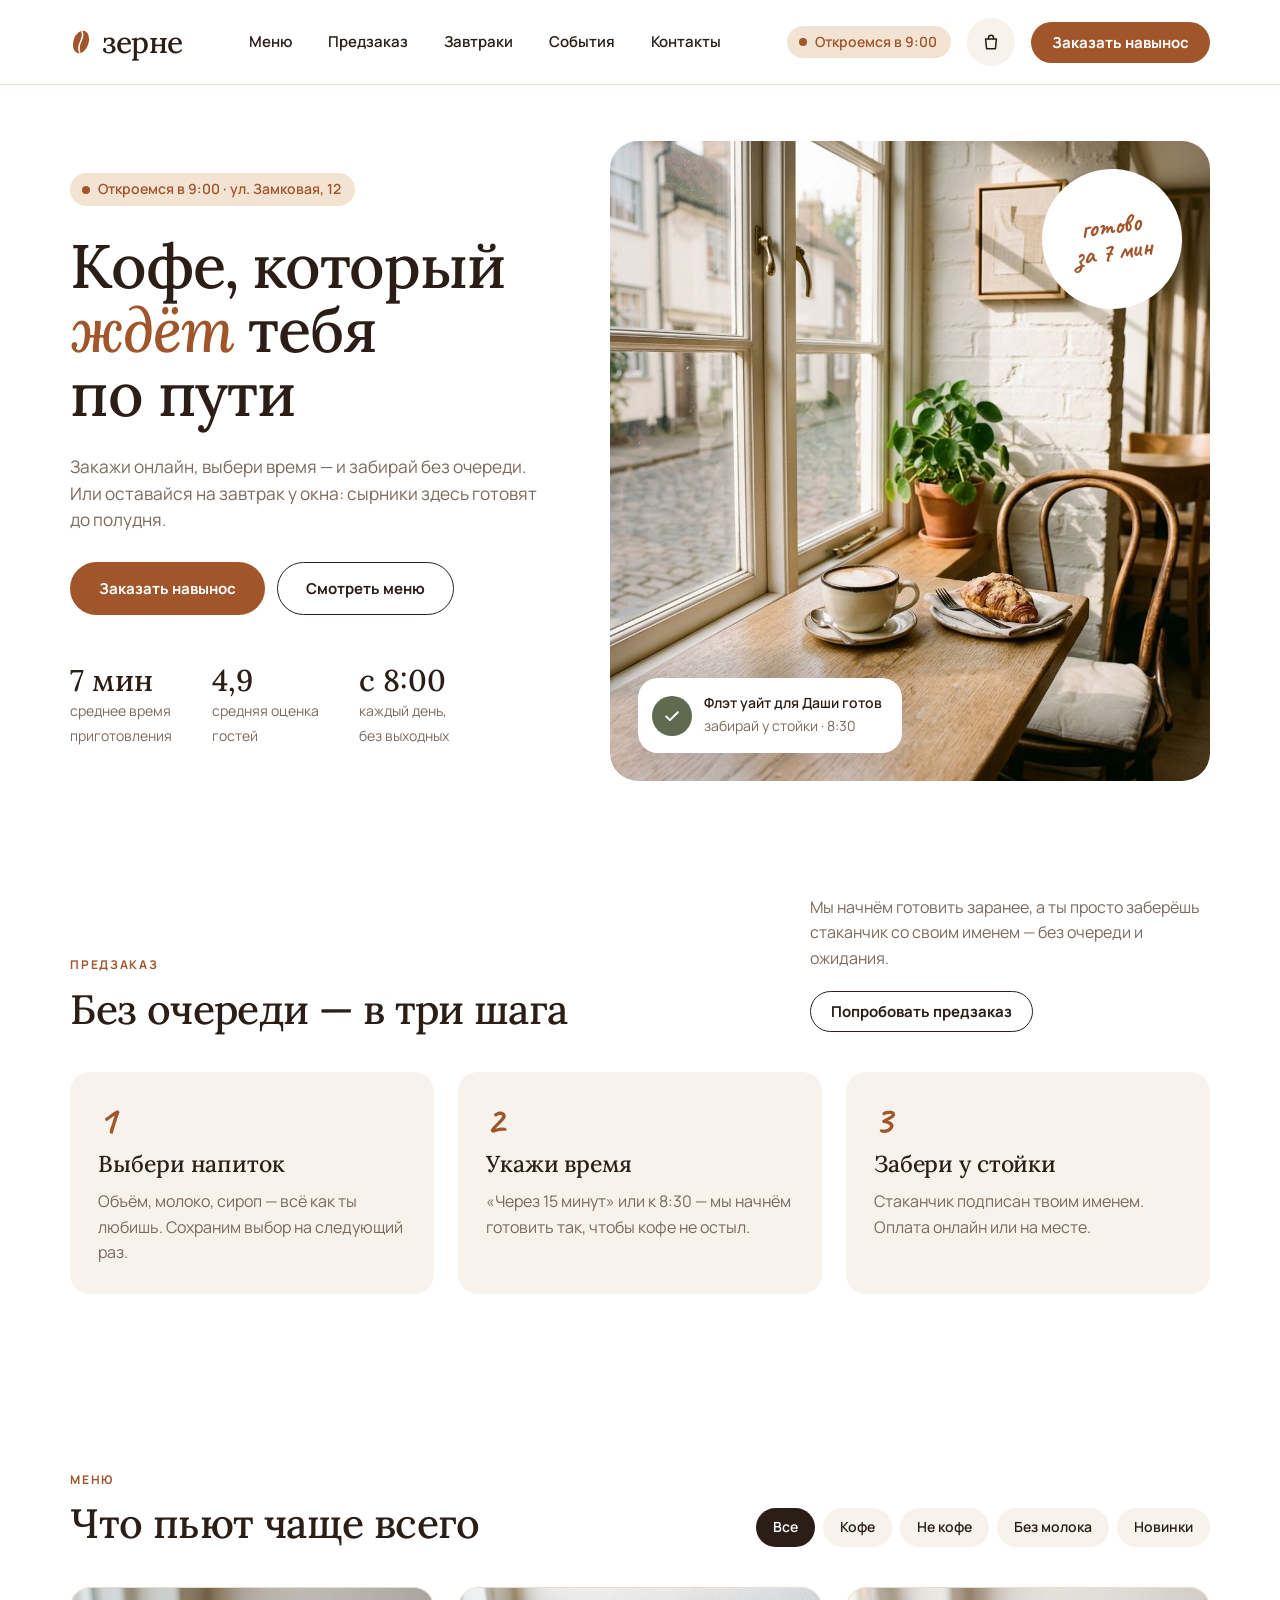
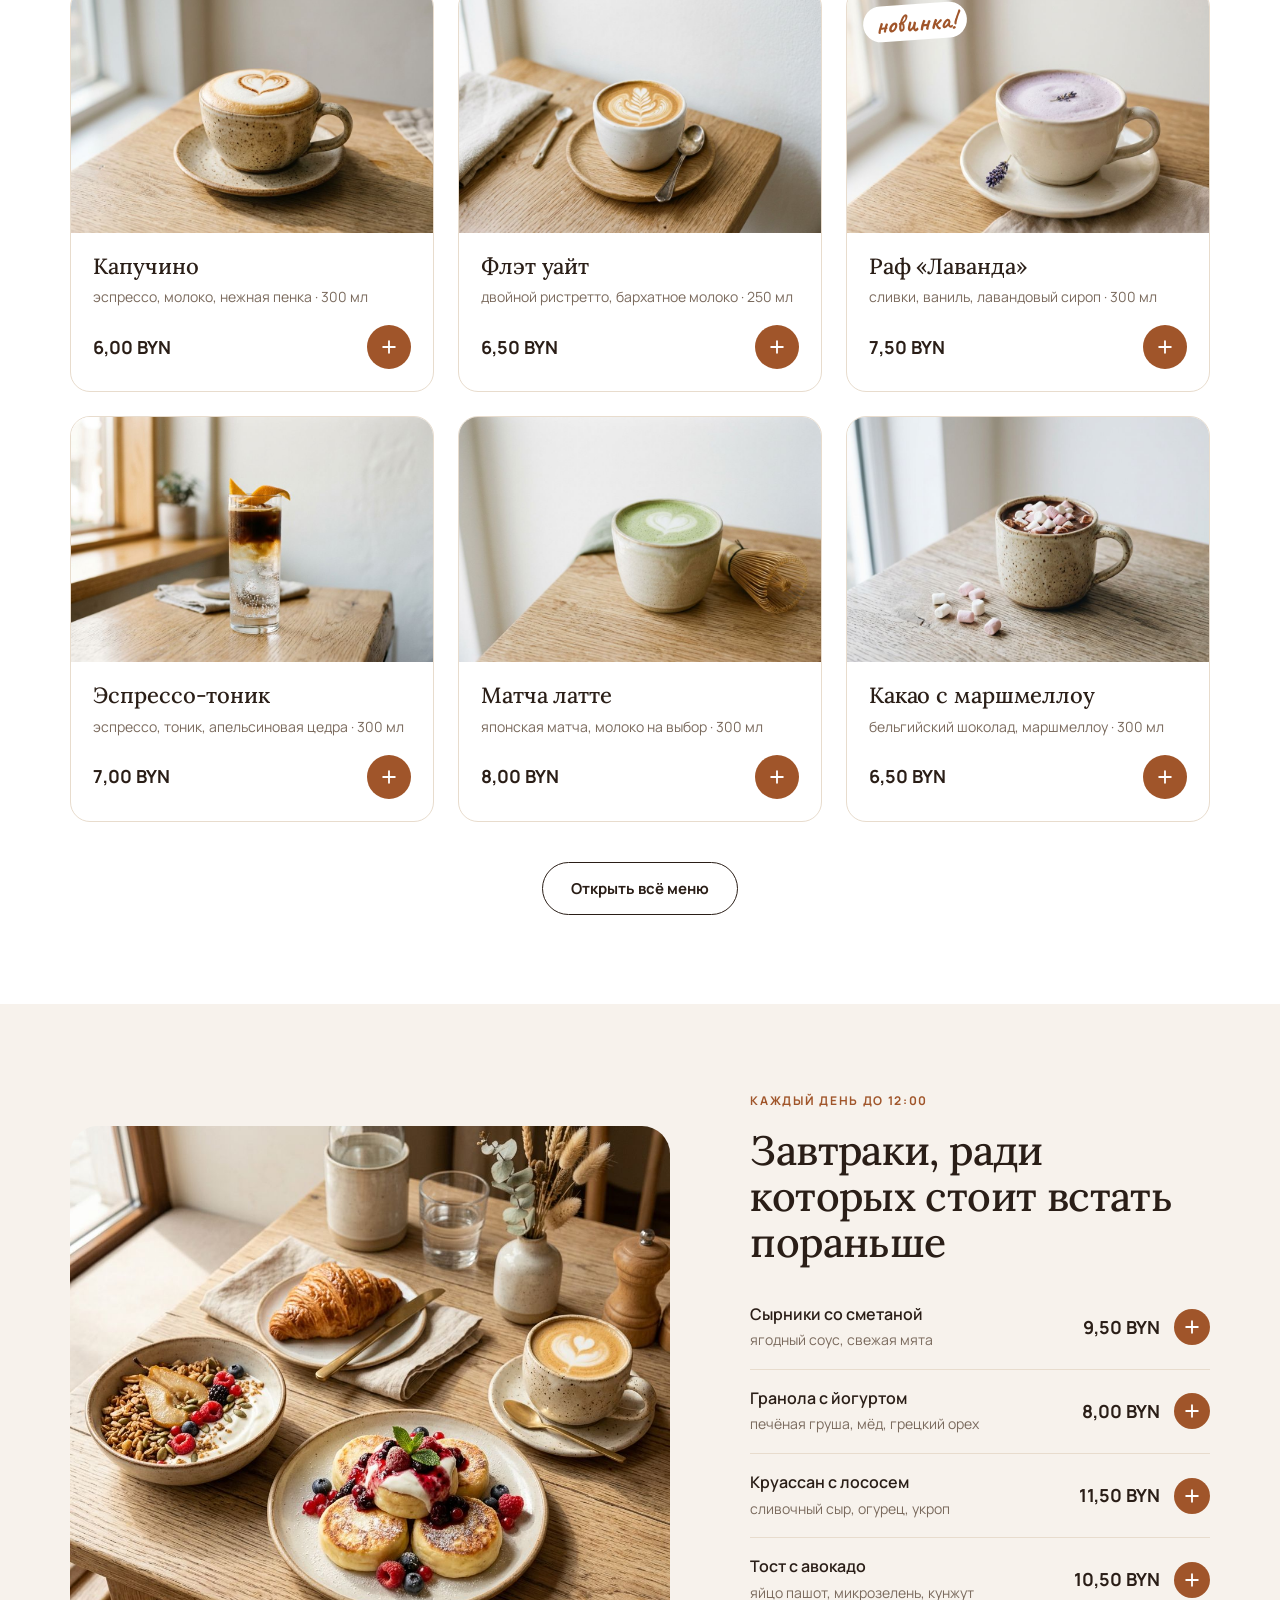
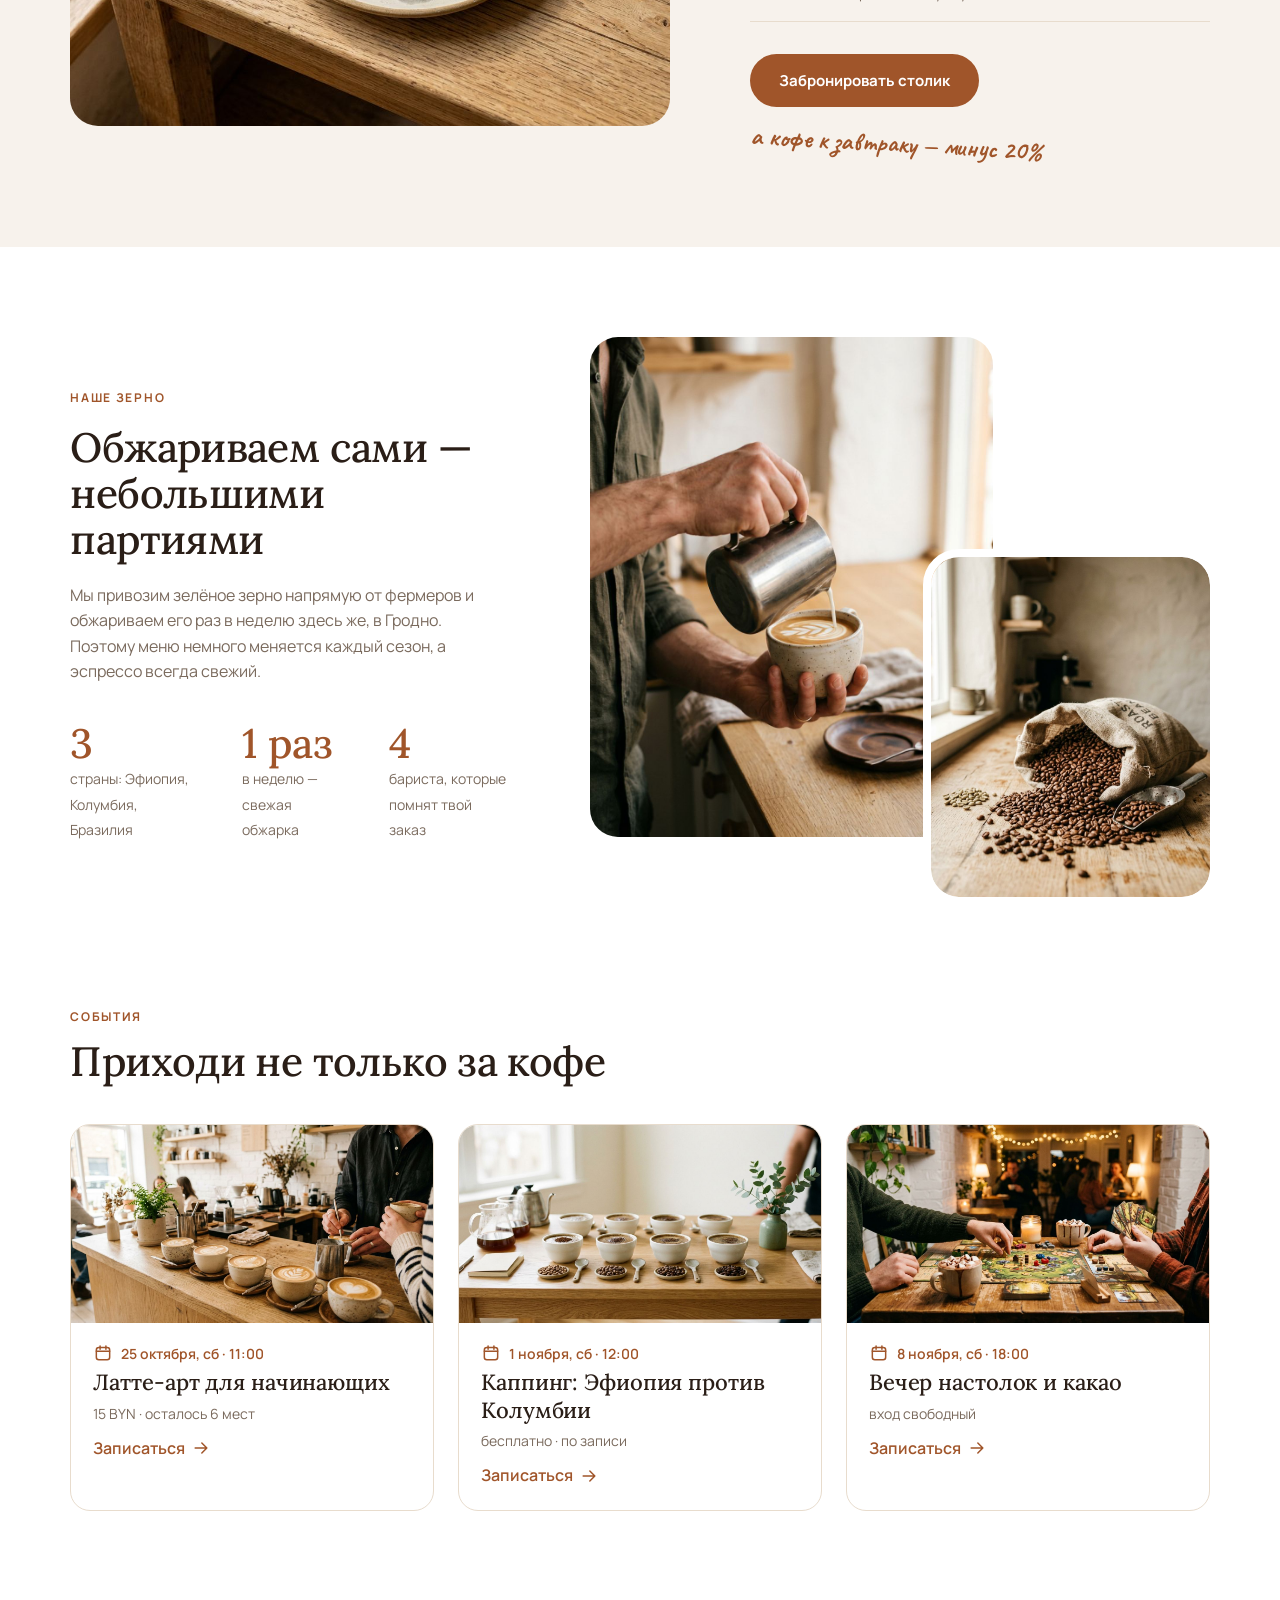
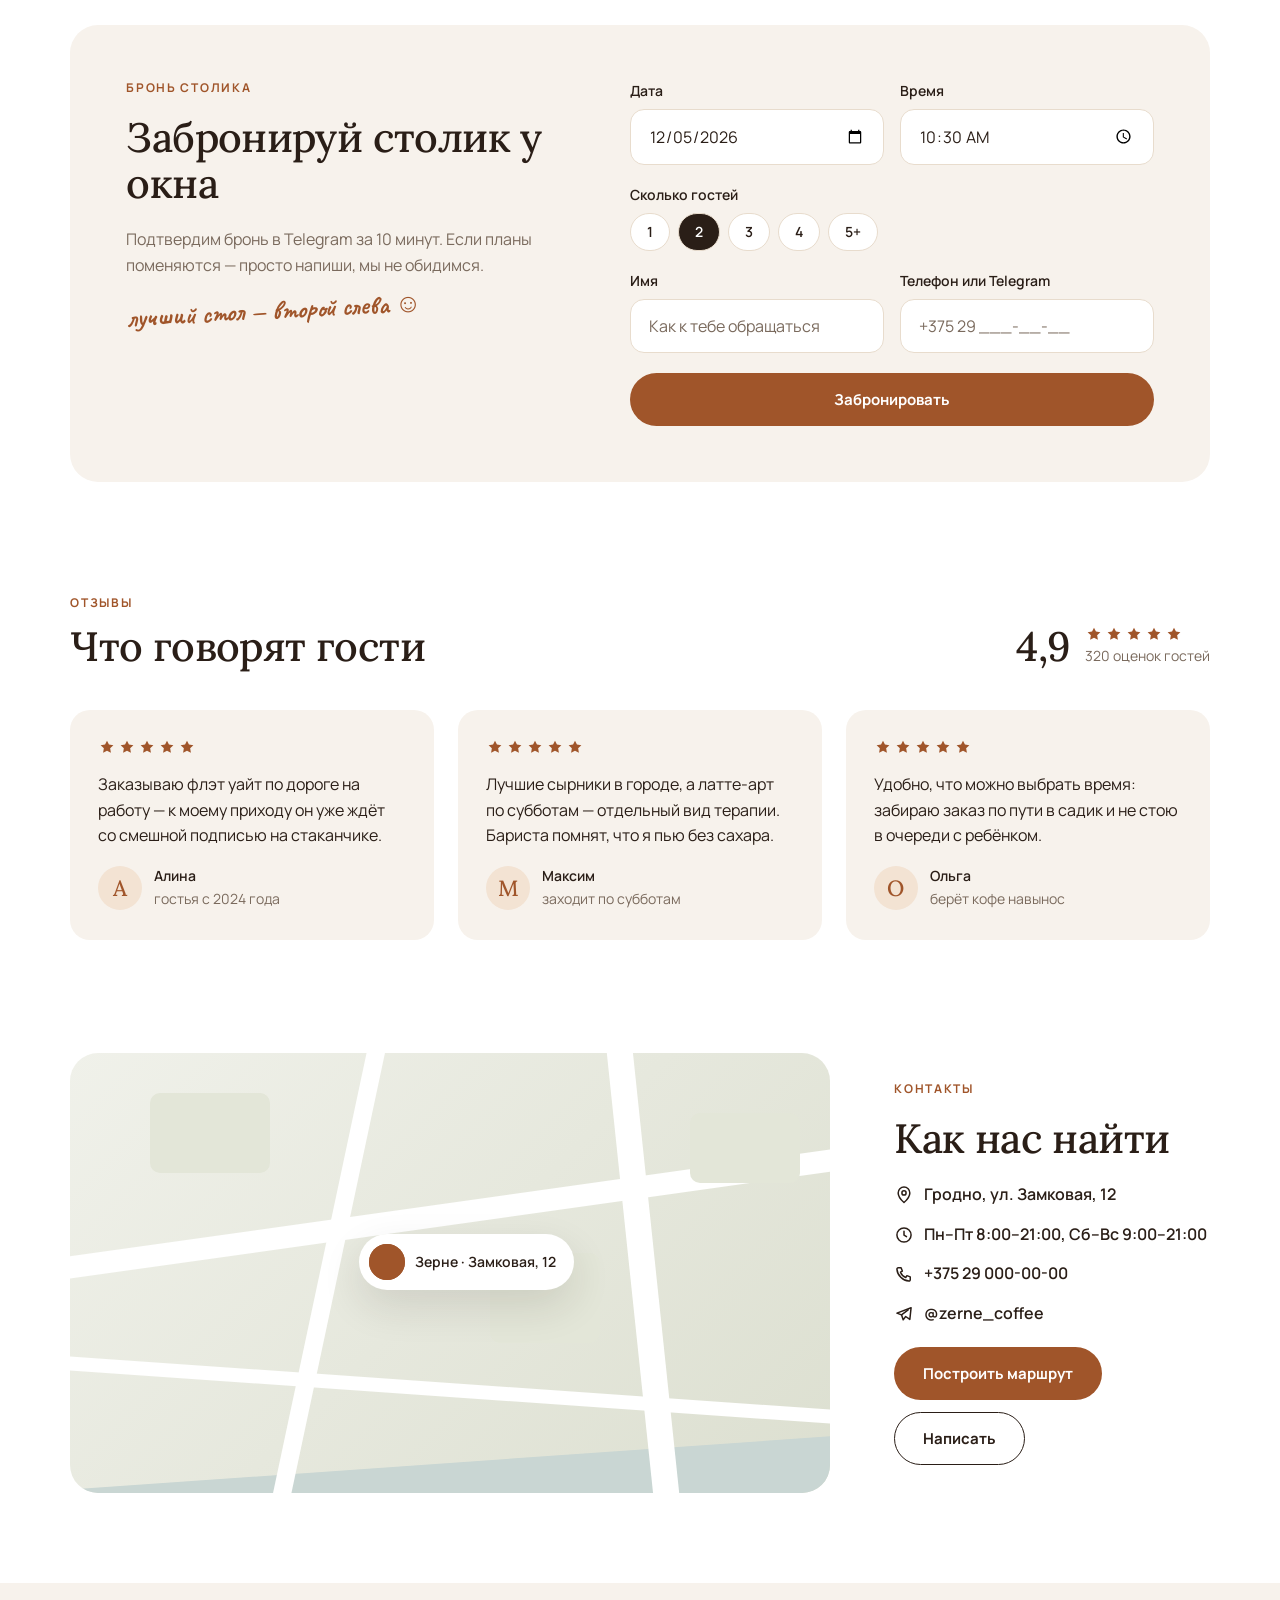
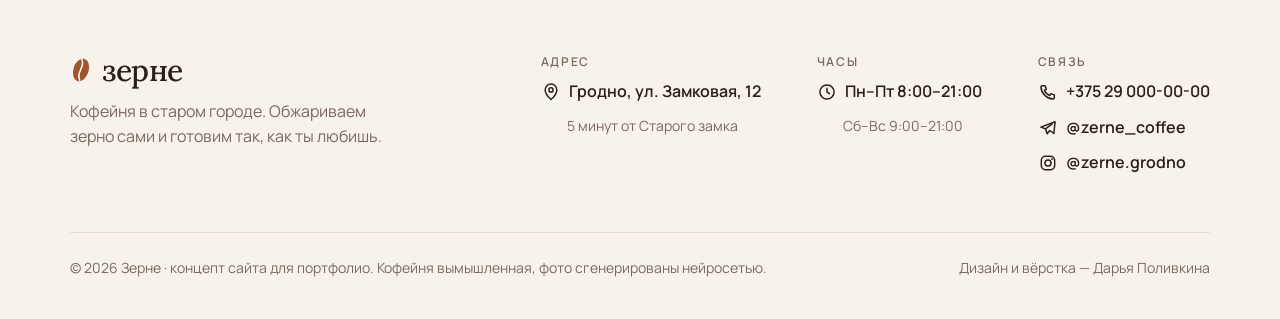
<file: index.html>
<!doctype html>
<html lang="ru">
<head>
<meta charset="utf-8">
<meta name="viewport" content="width=device-width, initial-scale=1">
<title>Зерне — кофейня в старом городе Гродно</title>
<meta name="description" content="Спешелти-кофейня «Зерне» на Замковой: предзаказ навынос без очереди, завтраки до 12:00, своя обжарка. Концепт сайта для портфолио.">
<meta property="og:title" content="Зерне — кофейня в старом городе">
<meta property="og:description" content="Закажи заранее — заберёшь без очереди.">
<meta property="og:image" content="img/hero.jpg">
<link rel="icon" href="favicon.svg" type="image/svg+xml">
<link rel="preconnect" href="https://fonts.googleapis.com">
<link rel="preconnect" href="https://fonts.gstatic.com" crossorigin>
<link href="https://fonts.googleapis.com/css2?family=Caveat:wght@700&family=Lora:ital,wght@0,500;1,500&family=Manrope:wght@400;600;700&display=swap" rel="stylesheet">
<link rel="stylesheet" href="css/style.css">
</head>
<body>
<header class="header">
  <div class="container header__inner">
    <a class="logo" href="index.html" aria-label="Зерне — на главную"><svg aria-hidden="true"><use href="img/icons.svg#bean"/></svg>зерне</a>
    <nav class="nav" aria-label="Основная навигация">
      <a href="menu.html">Меню</a><a href="#preorder">Предзаказ</a><a href="#breakfast">Завтраки</a><a href="#events">События</a><a href="#contacts">Контакты</a>
    </nav>
    <div class="header__actions">
      <span class="badge js-open-badge">Открыто до 21:00</span>
      <a class="round" href="menu.html#cart" aria-label="Корзина"><svg class="icon" aria-hidden="true"><use href="img/icons.svg#bag"/></svg><span class="count js-cart-count" data-zero></span></a>
      <a class="btn btn--primary btn--m" href="menu.html">Заказать навынос</a>
      <button class="round burger js-burger" type="button" aria-label="Открыть меню" aria-controls="mobile-nav"><svg class="icon" aria-hidden="true"><use href="img/icons.svg#burger"/></svg></button>
    </div>
  </div>
</header>
<div class="mobile-nav" id="mobile-nav" aria-hidden="true">
  <div class="mobile-nav__top"><a class="logo" href="index.html"><svg aria-hidden="true"><use href="img/icons.svg#bean"/></svg>зерне</a><button class="round js-nav-close" type="button" aria-label="Закрыть меню"><svg class="icon" aria-hidden="true"><use href="img/icons.svg#close"/></svg></button></div>
  <nav class="mobile-nav__links" aria-label="Мобильная навигация"><a href="menu.html">Меню</a><a href="#preorder">Предзаказ</a><a href="#breakfast">Завтраки</a><a href="#events">События</a><a href="#contacts">Контакты</a></nav>
  <span class="badge js-open-badge" style="justify-self:start">Открыто до 21:00</span>
  <a class="btn btn--primary btn--block" href="menu.html">Заказать навынос</a>
</div>

<main>
  <!-- Первый экран -->
  <section class="container hero">
    <div class="hero__text">
      <span class="badge js-open-badge-full">Открыто до 21:00 · ул. Замковая, 12</span>
      <h1 class="display">Кофе, который <em>ждёт</em> тебя по&nbsp;пути</h1>
      <p class="lead">Закажи онлайн, выбери время — и забирай без очереди. Или оставайся на завтрак у окна: сырники здесь готовят до полудня.</p>
      <div class="btn-row"><a class="btn btn--primary" href="menu.html">Заказать навынос</a><a class="btn btn--outline" href="menu.html">Смотреть меню</a></div>
      <div class="stats">
        <div><b>7 мин</b><span>среднее время<br>приготовления</span></div>
        <div><b>4,9</b><span>средняя оценка<br>гостей</span></div>
        <div><b>с 8:00</b><span>каждый день,<br>без выходных</span></div>
      </div>
    </div>
    <div class="hero__media">
      <img src="img/hero.jpg" alt="Столик у окна: капучино и круассан в утреннем свете" width="600" height="640" fetchpriority="high">
      <div class="sticker"><span class="hand">готово<br>за 7 мин</span></div>
      <div class="toast-card"><span class="check"><svg class="icon" aria-hidden="true"><use href="img/icons.svg#check"/></svg></span><div><b class="small" style="font-weight:600;display:block">Флэт уайт для Даши готов</b><span class="small muted">забирай у стойки · 8:30</span></div></div>
    </div>
  </section>

  <!-- Предзаказ -->
  <section class="container section section--tight-top" id="preorder">
    <div class="sec-head">
      <div class="sec-head__title"><span class="eyebrow">Предзаказ</span><h2 class="h2">Без очереди — в&nbsp;три шага</h2></div>
      <div class="sec-head__side"><p class="muted">Мы начнём готовить заранее, а ты просто заберёшь стаканчик со своим именем — без очереди и ожидания.</p><a class="btn btn--outline btn--m" href="menu.html">Попробовать предзаказ</a></div>
    </div>
    <div class="grid">
      <div class="step reveal"><span class="step__n">1</span><h3 class="h3">Выбери напиток</h3><p class="muted">Объём, молоко, сироп — всё как ты любишь. Сохраним выбор на следующий раз.</p></div>
      <div class="step reveal"><span class="step__n">2</span><h3 class="h3">Укажи время</h3><p class="muted">«Через 15 минут» или к 8:30 — мы начнём готовить так, чтобы кофе не остыл.</p></div>
      <div class="step reveal"><span class="step__n">3</span><h3 class="h3">Забери у стойки</h3><p class="muted">Стаканчик подписан твоим именем. Оплата онлайн или на месте.</p></div>
    </div>
  </section>

  <!-- Популярное -->
  <section class="container section">
    <div class="sec-head">
      <div class="sec-head__title"><span class="eyebrow">Меню</span><h2 class="h2">Что пьют чаще всего</h2></div>
      <div class="chips chips--scroll" id="popular-filters" aria-label="Фильтр напитков">
        <button class="chip" type="button" data-filter="all" aria-pressed="true">Все</button>
        <button class="chip" type="button" data-filter="coffee" aria-pressed="false">Кофе</button>
        <button class="chip" type="button" data-filter="nocoffee" aria-pressed="false">Не кофе</button>
        <button class="chip" type="button" data-filter="nomilk" aria-pressed="false">Без молока</button>
        <button class="chip" type="button" data-filter="new" aria-pressed="false">Новинки</button>
      </div>
    </div>
    <div class="grid" id="popular"></div>
    <div class="more"><a class="btn btn--outline" href="menu.html">Открыть всё меню</a></div>
  </section>

  <!-- Завтраки -->
  <section class="section section--cream" id="breakfast">
    <div class="container split">
      <div class="cover reveal"><img src="img/breakfast.jpg" alt="Сырники, гранола, круассан и флэт уайт на деревянном столе" loading="lazy" width="600" height="600"></div>
      <div class="stack">
        <span class="eyebrow">Каждый день до 12:00</span>
        <h2 class="h2">Завтраки, ради которых стоит встать пораньше</h2>
        <ul class="list">
          <li><div><b>Сырники со сметаной</b><span class="small muted">ягодный соус, свежая мята</span></div><div class="list-add"><span class="price">9,50 BYN</span><button class="icon-btn" type="button" data-add="syrniki" aria-label="Добавить: сырники"><svg class="icon" aria-hidden="true"><use href="img/icons.svg#plus"/></svg></button></div></li>
          <li><div><b>Гранола с йогуртом</b><span class="small muted">печёная груша, мёд, грецкий орех</span></div><div class="list-add"><span class="price">8,00 BYN</span><button class="icon-btn" type="button" data-add="granola" aria-label="Добавить: гранола"><svg class="icon" aria-hidden="true"><use href="img/icons.svg#plus"/></svg></button></div></li>
          <li><div><b>Круассан с лососем</b><span class="small muted">сливочный сыр, огурец, укроп</span></div><div class="list-add"><span class="price">11,50 BYN</span><button class="icon-btn" type="button" data-add="croissant" aria-label="Добавить: круассан"><svg class="icon" aria-hidden="true"><use href="img/icons.svg#plus"/></svg></button></div></li>
          <li><div><b>Тост с авокадо</b><span class="small muted">яйцо пашот, микрозелень, кунжут</span></div><div class="list-add"><span class="price">10,50 BYN</span><button class="icon-btn" type="button" data-add="toast" aria-label="Добавить: тост"><svg class="icon" aria-hidden="true"><use href="img/icons.svg#plus"/></svg></button></div></li>
        </ul>
        <div class="inline"><a class="btn btn--primary" href="#booking">Забронировать столик</a><span class="hand tilt">а кофе к завтраку — минус 20%</span></div>
      </div>
    </div>
  </section>

  <!-- Наше зерно -->
  <section class="container section">
    <div class="split split--rev">
      <div class="stack">
        <span class="eyebrow">Наше зерно</span>
        <h2 class="h2">Обжариваем сами — небольшими партиями</h2>
        <p class="muted">Мы привозим зелёное зерно напрямую от фермеров и обжариваем его раз в неделю здесь же, в Гродно. Поэтому меню немного меняется каждый сезон, а эспрессо всегда свежий.</p>
        <div class="facts">
          <div><b>3</b><span>страны: Эфиопия,<br>Колумбия, Бразилия</span></div>
          <div><b>1 раз</b><span>в неделю —<br>свежая обжарка</span></div>
          <div><b>4</b><span>бариста, которые<br>помнят твой заказ</span></div>
        </div>
      </div>
      <div class="collage reveal">
        <div class="cover c1"><img src="img/barista.jpg" alt="Бариста рисует латте-арт" loading="lazy" width="400" height="500"></div>
        <div class="cover c2"><img src="img/beans.jpg" alt="Свежеобжаренное зерно из мешка" loading="lazy" width="280" height="340"></div>
      </div>
    </div>
  </section>

  <!-- События -->
  <section class="container section section--tight-top" id="events">
    <div class="sec-head">
      <div class="sec-head__title"><span class="eyebrow">События</span><h2 class="h2">Приходи не только за кофе</h2></div>
    </div>
    <div class="grid carousel">
      <article class="card card--event reveal"><div class="card__img"><img src="img/event-latte-art.jpg" alt="Мастер-класс по латте-арту" loading="lazy"></div><div class="card__body"><span class="event__date"><svg class="icon" aria-hidden="true"><use href="img/icons.svg#calendar"/></svg>25 октября, сб · 11:00</span><h3 class="h3">Латте-арт для начинающих</h3><p class="small muted">15 BYN · осталось 6 мест</p><a class="event__link" href="https://t.me/" target="_blank" rel="noopener">Записаться <svg class="icon" aria-hidden="true"><use href="img/icons.svg#arrow"/></svg></a></div></article>
      <article class="card card--event reveal"><div class="card__img"><img src="img/event-cupping.jpg" alt="Каппинг кофе" loading="lazy"></div><div class="card__body"><span class="event__date"><svg class="icon" aria-hidden="true"><use href="img/icons.svg#calendar"/></svg>1 ноября, сб · 12:00</span><h3 class="h3">Каппинг: Эфиопия против Колумбии</h3><p class="small muted">бесплатно · по записи</p><a class="event__link" href="https://t.me/" target="_blank" rel="noopener">Записаться <svg class="icon" aria-hidden="true"><use href="img/icons.svg#arrow"/></svg></a></div></article>
      <article class="card card--event reveal"><div class="card__img"><img src="img/event-games.jpg" alt="Вечер настольных игр с какао" loading="lazy"></div><div class="card__body"><span class="event__date"><svg class="icon" aria-hidden="true"><use href="img/icons.svg#calendar"/></svg>8 ноября, сб · 18:00</span><h3 class="h3">Вечер настолок и какао</h3><p class="small muted">вход свободный</p><a class="event__link" href="https://t.me/" target="_blank" rel="noopener">Записаться <svg class="icon" aria-hidden="true"><use href="img/icons.svg#arrow"/></svg></a></div></article>
    </div>
  </section>

  <!-- Бронь -->
  <section class="container section section--tight-top" id="booking">
    <div class="booking reveal">
      <div class="stack" style="align-content:start">
        <span class="eyebrow">Бронь столика</span>
        <h2 class="h2">Забронируй столик у окна</h2>
        <p class="muted">Подтвердим бронь в Telegram за 10 минут. Если планы поменяются — просто напиши, мы не обидимся.</p>
        <span class="hand" style="transform:rotate(-3deg)">лучший стол — второй слева ☺</span>
      </div>
      <form class="form" id="booking-form" novalidate>
        <div class="form__row">
          <label class="field">Дата<input type="date" id="b-date" required></label>
          <label class="field">Время<input type="time" id="b-time" value="10:30" min="08:00" max="20:30" step="900" required></label>
        </div>
        <div class="field"><span>Сколько гостей</span>
          <div class="chips js-radio" role="radiogroup" aria-label="Количество гостей">
            <button type="button" class="chip chip--outline" role="radio" aria-checked="false">1</button><button type="button" class="chip chip--outline" role="radio" aria-checked="true">2</button><button type="button" class="chip chip--outline" role="radio" aria-checked="false">3</button><button type="button" class="chip chip--outline" role="radio" aria-checked="false">4</button><button type="button" class="chip chip--outline" role="radio" aria-checked="false">5+</button>
          </div>
        </div>
        <div class="form__row">
          <label class="field">Имя<input type="text" id="b-name" placeholder="Как к тебе обращаться" autocomplete="given-name"><span class="field__error">Напиши, как к тебе обращаться</span></label>
          <label class="field">Телефон или Telegram<input type="text" id="b-phone" placeholder="+375 29 ___-__-__" autocomplete="tel" inputmode="tel"><span class="field__error">Нужен номер, чтобы подтвердить бронь</span></label>
        </div>
        <button class="btn btn--primary btn--block" type="submit">Забронировать</button>
        <div class="form-done" id="booking-done" role="status"><svg class="icon" aria-hidden="true"><use href="img/icons.svg#check"/></svg><span></span></div>
      </form>
    </div>
  </section>

  <!-- Отзывы -->
  <section class="container section section--tight-top">
    <div class="sec-head">
      <div class="sec-head__title"><span class="eyebrow">Отзывы</span><h2 class="h2">Что говорят гости</h2></div>
      <div class="score"><span class="h2">4,9</span><div><div class="stars" aria-label="5 из 5"><svg class="icon"><use href="img/icons.svg#star"/></svg><svg class="icon"><use href="img/icons.svg#star"/></svg><svg class="icon"><use href="img/icons.svg#star"/></svg><svg class="icon"><use href="img/icons.svg#star"/></svg><svg class="icon"><use href="img/icons.svg#star"/></svg></div><span class="small muted">320 оценок гостей</span></div></div>
    </div>
    <div class="grid carousel">
      <figure class="review reveal"><div class="stars" aria-hidden="true"><svg class="icon"><use href="img/icons.svg#star"/></svg><svg class="icon"><use href="img/icons.svg#star"/></svg><svg class="icon"><use href="img/icons.svg#star"/></svg><svg class="icon"><use href="img/icons.svg#star"/></svg><svg class="icon"><use href="img/icons.svg#star"/></svg></div><blockquote>Заказываю флэт уайт по дороге на работу — к моему приходу он уже ждёт со смешной подписью на стаканчике.</blockquote><figcaption class="author"><span class="avatar">А</span><span><b class="small" style="font-weight:600;display:block">Алина</b><span class="small muted">гостья с 2024 года</span></span></figcaption></figure>
      <figure class="review reveal"><div class="stars" aria-hidden="true"><svg class="icon"><use href="img/icons.svg#star"/></svg><svg class="icon"><use href="img/icons.svg#star"/></svg><svg class="icon"><use href="img/icons.svg#star"/></svg><svg class="icon"><use href="img/icons.svg#star"/></svg><svg class="icon"><use href="img/icons.svg#star"/></svg></div><blockquote>Лучшие сырники в городе, а латте-арт по субботам — отдельный вид терапии. Бариста помнят, что я пью без сахара.</blockquote><figcaption class="author"><span class="avatar">М</span><span><b class="small" style="font-weight:600;display:block">Максим</b><span class="small muted">заходит по субботам</span></span></figcaption></figure>
      <figure class="review reveal"><div class="stars" aria-hidden="true"><svg class="icon"><use href="img/icons.svg#star"/></svg><svg class="icon"><use href="img/icons.svg#star"/></svg><svg class="icon"><use href="img/icons.svg#star"/></svg><svg class="icon"><use href="img/icons.svg#star"/></svg><svg class="icon"><use href="img/icons.svg#star"/></svg></div><blockquote>Удобно, что можно выбрать время: забираю заказ по пути в садик и не стою в очереди с ребёнком.</blockquote><figcaption class="author"><span class="avatar">О</span><span><b class="small" style="font-weight:600;display:block">Ольга</b><span class="small muted">берёт кофе навынос</span></span></figcaption></figure>
    </div>
  </section>

  <!-- Контакты -->
  <section class="container section section--tight-top" id="contacts">
    <div class="contacts">
      <div class="map reveal" role="img" aria-label="Схема: кофейня на улице Замковой, рядом с Неманом">
        <svg viewBox="0 0 760 440" preserveAspectRatio="xMidYMid slice" aria-hidden="true">
          <rect x="-40" y="410" width="900" height="70" fill="#C9D6D3" transform="rotate(-4 380 440)"/>
          <rect x="-40" y="150" width="900" height="22" fill="#fff" transform="rotate(-8 380 160)"/>
          <rect x="-40" y="330" width="900" height="14" fill="#fff" transform="rotate(4 380 336)"/>
          <rect x="250" y="-40" width="18" height="560" fill="#fff" transform="rotate(12 259 220)"/>
          <rect x="560" y="-40" width="26" height="560" fill="#fff" transform="rotate(-6 573 220)"/>
          <rect x="80" y="40" width="120" height="80" rx="10" fill="#E3E6D8"/><rect x="420" y="200" width="110" height="90" rx="10" fill="#E3E6D8"/><rect x="620" y="60" width="110" height="70" rx="10" fill="#E3E6D8"/>
        </svg>
        <div class="marker"><i></i>Зерне · Замковая, 12</div>
      </div>
      <div class="stack">
        <span class="eyebrow">Контакты</span>
        <h2 class="h2">Как нас найти</h2>
        <ul class="info-list">
          <li><svg class="icon" aria-hidden="true"><use href="img/icons.svg#pin"/></svg>Гродно, ул. Замковая, 12</li>
          <li><svg class="icon" aria-hidden="true"><use href="img/icons.svg#clock"/></svg>Пн–Пт 8:00–21:00, Сб–Вс 9:00–21:00</li>
          <li><svg class="icon" aria-hidden="true"><use href="img/icons.svg#phone"/></svg>+375 29 000-00-00</li>
          <li><svg class="icon" aria-hidden="true"><use href="img/icons.svg#telegram"/></svg>@zerne_coffee</li>
        </ul>
        <div class="btn-row"><a class="btn btn--primary" href="https://yandex.by/maps/?text=%D0%93%D1%80%D0%BE%D0%B4%D0%BD%D0%BE%2C%20%D1%83%D0%BB.%20%D0%97%D0%B0%D0%BC%D0%BA%D0%BE%D0%B2%D0%B0%D1%8F" target="_blank" rel="noopener">Построить маршрут</a><a class="btn btn--outline" href="https://t.me/" target="_blank" rel="noopener">Написать</a></div>
      </div>
    </div>
  </section>
</main>

<footer class="footer">
  <div class="container">
    <div class="footer__top">
      <div class="footer__brand"><a class="logo" href="index.html"><svg aria-hidden="true"><use href="img/icons.svg#bean"/></svg>зерне</a><p class="muted">Кофейня в старом городе. Обжариваем зерно сами и готовим так, как ты любишь.</p></div>
      <div class="footer__cols">
        <ul class="footer__col"><li class="eyebrow">Адрес</li><li><svg class="icon" aria-hidden="true"><use href="img/icons.svg#pin"/></svg>Гродно, ул. Замковая, 12</li><li class="sub">5 минут от Старого замка</li></ul>
        <ul class="footer__col"><li class="eyebrow">Часы</li><li><svg class="icon" aria-hidden="true"><use href="img/icons.svg#clock"/></svg>Пн–Пт 8:00–21:00</li><li class="sub">Сб–Вс 9:00–21:00</li></ul>
        <ul class="footer__col"><li class="eyebrow">Связь</li><li><svg class="icon" aria-hidden="true"><use href="img/icons.svg#phone"/></svg>+375 29 000-00-00</li><li><svg class="icon" aria-hidden="true"><use href="img/icons.svg#telegram"/></svg>@zerne_coffee</li><li><svg class="icon" aria-hidden="true"><use href="img/icons.svg#instagram"/></svg>@zerne.grodno</li></ul>
      </div>
    </div>
    <div class="footer__bottom"><span>© <span class="js-year">2026</span> Зерне · концепт сайта для портфолио. Кофейня вымышленная, фото сгенерированы нейросетью.</span><span>Дизайн и вёрстка — Дарья Поливкина</span></div>
  </div>
</footer>

<script src="js/data.js"></script>
<script src="js/app.js"></script>
</body>
</html>
</file>
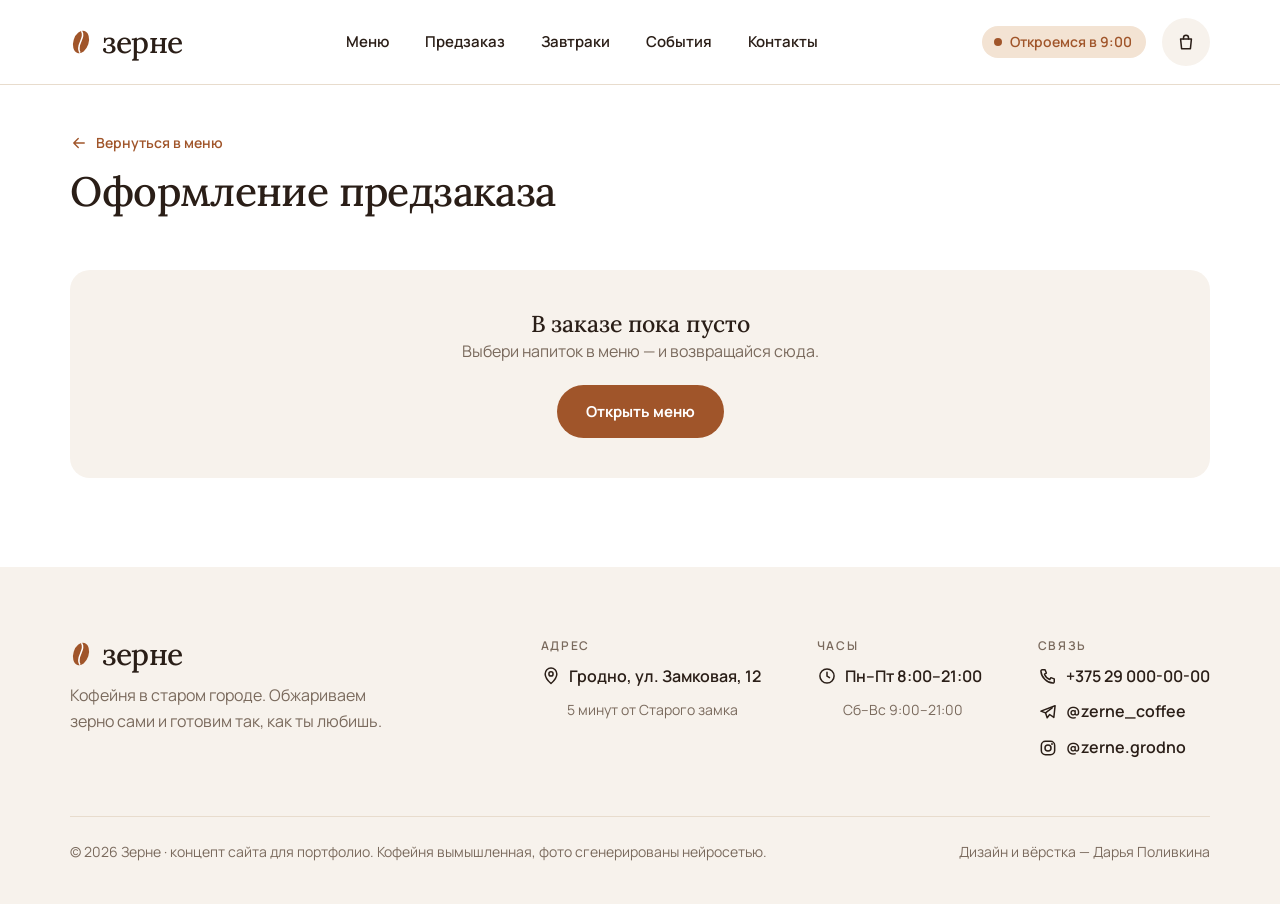
<file: checkout.html>
<!doctype html>
<html lang="ru">
<head>
<meta charset="utf-8">
<meta name="viewport" content="width=device-width, initial-scale=1">
<title>Оформление предзаказа — Зерне</title>
<meta name="robots" content="noindex">
<link rel="icon" href="favicon.svg" type="image/svg+xml">
<link rel="preconnect" href="https://fonts.googleapis.com">
<link rel="preconnect" href="https://fonts.gstatic.com" crossorigin>
<link href="https://fonts.googleapis.com/css2?family=Caveat:wght@700&family=Lora:ital,wght@0,500;1,500&family=Manrope:wght@400;600;700&display=swap" rel="stylesheet">
<link rel="stylesheet" href="css/style.css">
</head>
<body>
<header class="header">
  <div class="container header__inner">
    <a class="logo" href="index.html" aria-label="Зерне — на главную"><svg aria-hidden="true"><use href="img/icons.svg#bean"/></svg>зерне</a>
    <nav class="nav" aria-label="Основная навигация">
      <a href="menu.html">Меню</a><a href="index.html#preorder">Предзаказ</a><a href="index.html#breakfast">Завтраки</a><a href="index.html#events">События</a><a href="index.html#contacts">Контакты</a>
    </nav>
    <div class="header__actions">
      <span class="badge js-open-badge">Открыто до 21:00</span>
      <a class="round" href="menu.html#cart" aria-label="Корзина"><svg class="icon" aria-hidden="true"><use href="img/icons.svg#bag"/></svg><span class="count js-cart-count" data-zero></span></a>
      <button class="round burger js-burger" type="button" aria-label="Открыть меню" aria-controls="mobile-nav"><svg class="icon" aria-hidden="true"><use href="img/icons.svg#burger"/></svg></button>
    </div>
  </div>
</header>
<div class="mobile-nav" id="mobile-nav" aria-hidden="true">
  <div class="mobile-nav__top"><a class="logo" href="index.html"><svg aria-hidden="true"><use href="img/icons.svg#bean"/></svg>зерне</a><button class="round js-nav-close" type="button" aria-label="Закрыть меню"><svg class="icon" aria-hidden="true"><use href="img/icons.svg#close"/></svg></button></div>
  <nav class="mobile-nav__links" aria-label="Мобильная навигация"><a href="menu.html">Меню</a><a href="index.html#preorder">Предзаказ</a><a href="index.html#breakfast">Завтраки</a><a href="index.html#events">События</a><a href="index.html#contacts">Контакты</a></nav>
  <span class="badge js-open-badge" style="justify-self:start">Открыто до 21:00</span>
</div>

<main>
  <div class="container page-head">
    <a class="back" href="menu.html"><svg class="icon" aria-hidden="true"><use href="img/icons.svg#arrow"/></svg>Вернуться в меню</a>
    <h1 class="h2">Оформление предзаказа</h1>
  </div>

  <div class="container section section--tight-top" id="checkout-empty" hidden>
    <div class="empty"><p class="h3" style="color:var(--espresso)">В заказе пока пусто</p><p>Выбери напиток в меню — и возвращайся сюда.</p><p style="margin-top:20px"><a class="btn btn--primary" href="menu.html">Открыть меню</a></p></div>
  </div>

  <form class="container checkout" id="checkout" novalidate hidden>
    <div class="checkout__form" id="checkout-form-fields">
      <section class="block">
        <div class="block__head"><span class="hand">1</span><h2 class="h3">Когда заберёшь?</h2></div>
        <div class="chips" id="time-chips" role="radiogroup" aria-label="Время выдачи"></div>
        <p class="note"><svg class="icon" aria-hidden="true"><use href="img/icons.svg#clock"/></svg><span id="time-note"></span></p>
      </section>
      <section class="block">
        <div class="block__head"><span class="hand">2</span><h2 class="h3">Как тебя зовут?</h2></div>
        <div class="form__row">
          <label class="field">Имя для стаканчика<input name="name" type="text" placeholder="Например, Даша" autocomplete="given-name" maxlength="20"><span class="field__error">Напиши имя — мы подпишем стаканчик</span></label>
          <label class="field">Телефон<input name="phone" type="tel" placeholder="+375 29 123-45-67" autocomplete="tel" inputmode="tel"><span class="field__error">Нужен номер в формате +375 29 123-45-67</span></label>
        </div>
        <label class="field">Комментарий для бариста<input name="comment" type="text" placeholder="Например, «погорячее»" maxlength="120"></label>
      </section>
      <section class="block">
        <div class="block__head"><span class="hand">3</span><h2 class="h3">Оплата</h2></div>
        <div class="options">
          <label class="option"><input type="radio" name="pay" value="online" checked><span><b>Онлайн картой</b><span class="small muted">Visa, Mastercard, Белкарт</span></span></label>
          <label class="option"><input type="radio" name="pay" value="place"><span><b>На месте</b><span class="small muted">картой или наличными у стойки</span></span></label>
        </div>
      </section>
    </div>
    <aside class="panel summary" aria-label="Состав заказа">
      <h2 class="h3">Твой заказ</h2>
      <div class="cart-lines" id="summary-lines"></div>
      <div class="divider"></div>
      <div class="kv"><span>Напитки и еда</span><b class="js-total">0,00 BYN</b></div>
      <div class="divider"></div>
      <div class="kv kv--total"><span>К оплате</span><b class="js-total">0,00 BYN</b></div>
      <button class="btn btn--primary btn--block" type="submit" id="pay-btn">Оплатить</button>
      <div class="pickup"><svg class="icon" aria-hidden="true"><use href="img/icons.svg#pin"/></svg><div><span class="small muted" style="display:block">Заберёшь здесь</span><b class="small" style="font-weight:600">ул. Замковая, 12 · стойка выдачи</b></div></div>
      <p class="concept-note">Это концепт для портфолио: заказ никуда не отправляется, оплата не проводится.</p>
    </aside>
  </form>
</main>

<footer class="footer">
  <div class="container">
    <div class="footer__top">
      <div class="footer__brand"><a class="logo" href="index.html"><svg aria-hidden="true"><use href="img/icons.svg#bean"/></svg>зерне</a><p class="muted">Кофейня в старом городе. Обжариваем зерно сами и готовим так, как ты любишь.</p></div>
      <div class="footer__cols">
        <ul class="footer__col"><li class="eyebrow">Адрес</li><li><svg class="icon" aria-hidden="true"><use href="img/icons.svg#pin"/></svg>Гродно, ул. Замковая, 12</li><li class="sub">5 минут от Старого замка</li></ul>
        <ul class="footer__col"><li class="eyebrow">Часы</li><li><svg class="icon" aria-hidden="true"><use href="img/icons.svg#clock"/></svg>Пн–Пт 8:00–21:00</li><li class="sub">Сб–Вс 9:00–21:00</li></ul>
        <ul class="footer__col"><li class="eyebrow">Связь</li><li><svg class="icon" aria-hidden="true"><use href="img/icons.svg#phone"/></svg>+375 29 000-00-00</li><li><svg class="icon" aria-hidden="true"><use href="img/icons.svg#telegram"/></svg>@zerne_coffee</li><li><svg class="icon" aria-hidden="true"><use href="img/icons.svg#instagram"/></svg>@zerne.grodno</li></ul>
      </div>
    </div>
    <div class="footer__bottom"><span>© <span class="js-year">2026</span> Зерне · концепт сайта для портфолио. Кофейня вымышленная, фото сгенерированы нейросетью.</span><span>Дизайн и вёрстка — Дарья Поливкина</span></div>
  </div>
</footer>

<script src="js/data.js"></script>
<script src="js/app.js"></script>
</body>
</html>
</file>
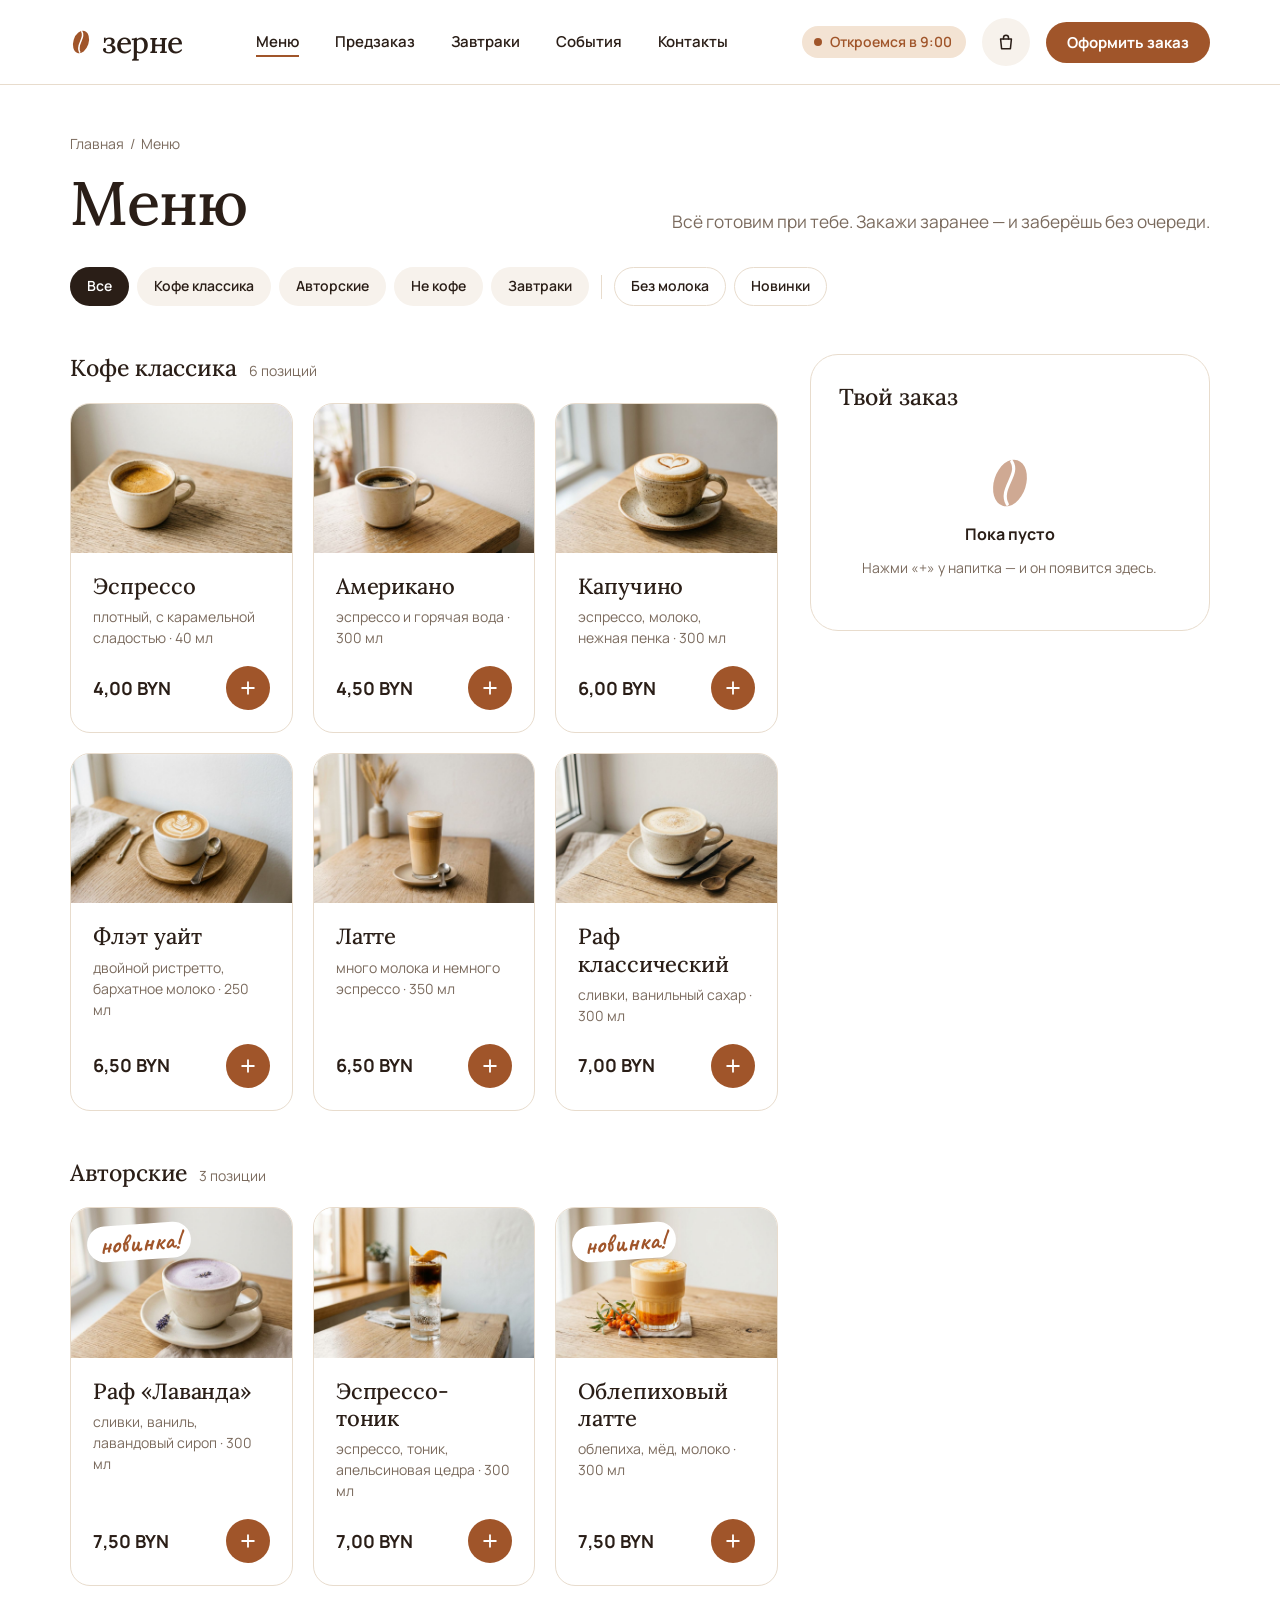
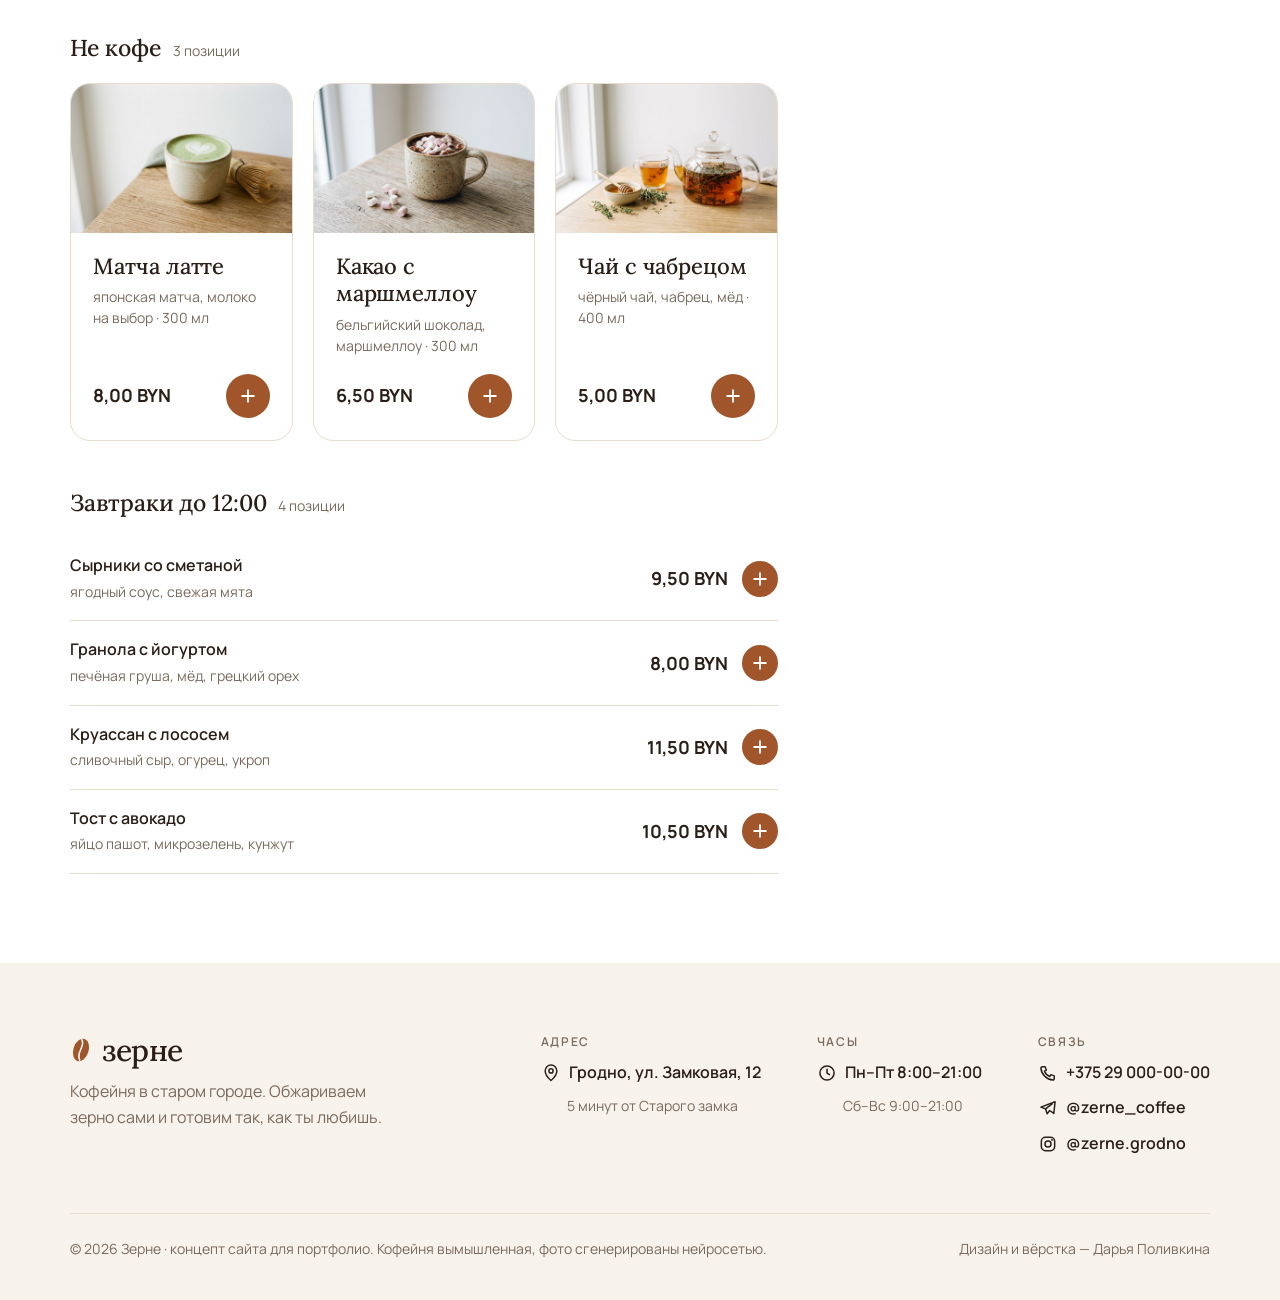
<file: menu.html>
<!doctype html>
<html lang="ru">
<head>
<meta charset="utf-8">
<meta name="viewport" content="width=device-width, initial-scale=1">
<title>Меню — Зерне</title>
<meta name="description" content="Меню кофейни «Зерне»: кофе классика, авторские напитки, матча и какао, завтраки до 12:00. Предзаказ навынос без очереди.">
<link rel="icon" href="favicon.svg" type="image/svg+xml">
<link rel="preconnect" href="https://fonts.googleapis.com">
<link rel="preconnect" href="https://fonts.gstatic.com" crossorigin>
<link href="https://fonts.googleapis.com/css2?family=Caveat:wght@700&family=Lora:ital,wght@0,500;1,500&family=Manrope:wght@400;600;700&display=swap" rel="stylesheet">
<link rel="stylesheet" href="css/style.css">
</head>
<body>
<header class="header">
  <div class="container header__inner">
    <a class="logo" href="index.html" aria-label="Зерне — на главную"><svg aria-hidden="true"><use href="img/icons.svg#bean"/></svg>зерне</a>
    <nav class="nav" aria-label="Основная навигация">
      <a href="menu.html" aria-current="page">Меню</a><a href="index.html#preorder">Предзаказ</a><a href="index.html#breakfast">Завтраки</a><a href="index.html#events">События</a><a href="index.html#contacts">Контакты</a>
    </nav>
    <div class="header__actions">
      <span class="badge js-open-badge">Открыто до 21:00</span>
      <a class="round" href="#cart" aria-label="Корзина"><svg class="icon" aria-hidden="true"><use href="img/icons.svg#bag"/></svg><span class="count js-cart-count" data-zero></span></a>
      <a class="btn btn--primary btn--m" href="checkout.html">Оформить заказ</a>
      <button class="round burger js-burger" type="button" aria-label="Открыть меню" aria-controls="mobile-nav"><svg class="icon" aria-hidden="true"><use href="img/icons.svg#burger"/></svg></button>
    </div>
  </div>
</header>
<div class="mobile-nav" id="mobile-nav" aria-hidden="true">
  <div class="mobile-nav__top"><a class="logo" href="index.html"><svg aria-hidden="true"><use href="img/icons.svg#bean"/></svg>зерне</a><button class="round js-nav-close" type="button" aria-label="Закрыть меню"><svg class="icon" aria-hidden="true"><use href="img/icons.svg#close"/></svg></button></div>
  <nav class="mobile-nav__links" aria-label="Мобильная навигация"><a href="menu.html">Меню</a><a href="index.html#preorder">Предзаказ</a><a href="index.html#breakfast">Завтраки</a><a href="index.html#events">События</a><a href="index.html#contacts">Контакты</a></nav>
  <span class="badge js-open-badge" style="justify-self:start">Открыто до 21:00</span>
  <a class="btn btn--primary btn--block" href="checkout.html">Оформить заказ</a>
</div>

<main>
  <div class="container page-head">
    <nav class="crumbs" aria-label="Хлебные крошки"><a href="index.html">Главная</a> &nbsp;/&nbsp; Меню</nav>
    <div class="page-head__row">
      <h1 class="display">Меню</h1>
      <p class="lead">Всё готовим при тебе. Закажи заранее — и заберёшь без очереди.</p>
    </div>
    <div class="filters" aria-label="Фильтры меню">
      <button class="chip" type="button" data-cat-filter="all" aria-pressed="true">Все</button>
      <button class="chip" type="button" data-cat-filter="classic" aria-pressed="false">Кофе классика</button>
      <button class="chip" type="button" data-cat-filter="author" aria-pressed="false">Авторские</button>
      <button class="chip" type="button" data-cat-filter="nocoffee" aria-pressed="false">Не кофе</button>
      <button class="chip" type="button" data-cat-filter="breakfast" aria-pressed="false">Завтраки</button>
      <span class="filters__sep" aria-hidden="true"></span>
      <button class="chip chip--outline" type="button" data-toggle="nomilk" aria-pressed="false">Без молока</button>
      <button class="chip chip--outline" type="button" data-toggle="isnew" aria-pressed="false">Новинки</button>
    </div>
  </div>
  <div class="container menu-layout">
    <div class="catalog" id="catalog"></div>
    <aside class="panel cart" id="cart" aria-label="Корзина"></aside>
  </div>
  <div class="cart-bar" id="cart-bar" aria-live="polite"></div>
</main>

<footer class="footer">
  <div class="container">
    <div class="footer__top">
      <div class="footer__brand"><a class="logo" href="index.html"><svg aria-hidden="true"><use href="img/icons.svg#bean"/></svg>зерне</a><p class="muted">Кофейня в старом городе. Обжариваем зерно сами и готовим так, как ты любишь.</p></div>
      <div class="footer__cols">
        <ul class="footer__col"><li class="eyebrow">Адрес</li><li><svg class="icon" aria-hidden="true"><use href="img/icons.svg#pin"/></svg>Гродно, ул. Замковая, 12</li><li class="sub">5 минут от Старого замка</li></ul>
        <ul class="footer__col"><li class="eyebrow">Часы</li><li><svg class="icon" aria-hidden="true"><use href="img/icons.svg#clock"/></svg>Пн–Пт 8:00–21:00</li><li class="sub">Сб–Вс 9:00–21:00</li></ul>
        <ul class="footer__col"><li class="eyebrow">Связь</li><li><svg class="icon" aria-hidden="true"><use href="img/icons.svg#phone"/></svg>+375 29 000-00-00</li><li><svg class="icon" aria-hidden="true"><use href="img/icons.svg#telegram"/></svg>@zerne_coffee</li><li><svg class="icon" aria-hidden="true"><use href="img/icons.svg#instagram"/></svg>@zerne.grodno</li></ul>
      </div>
    </div>
    <div class="footer__bottom"><span>© <span class="js-year">2026</span> Зерне · концепт сайта для портфолио. Кофейня вымышленная, фото сгенерированы нейросетью.</span><span>Дизайн и вёрстка — Дарья Поливкина</span></div>
  </div>
</footer>

<script src="js/data.js"></script>
<script src="js/app.js"></script>
</body>
</html>
</file>
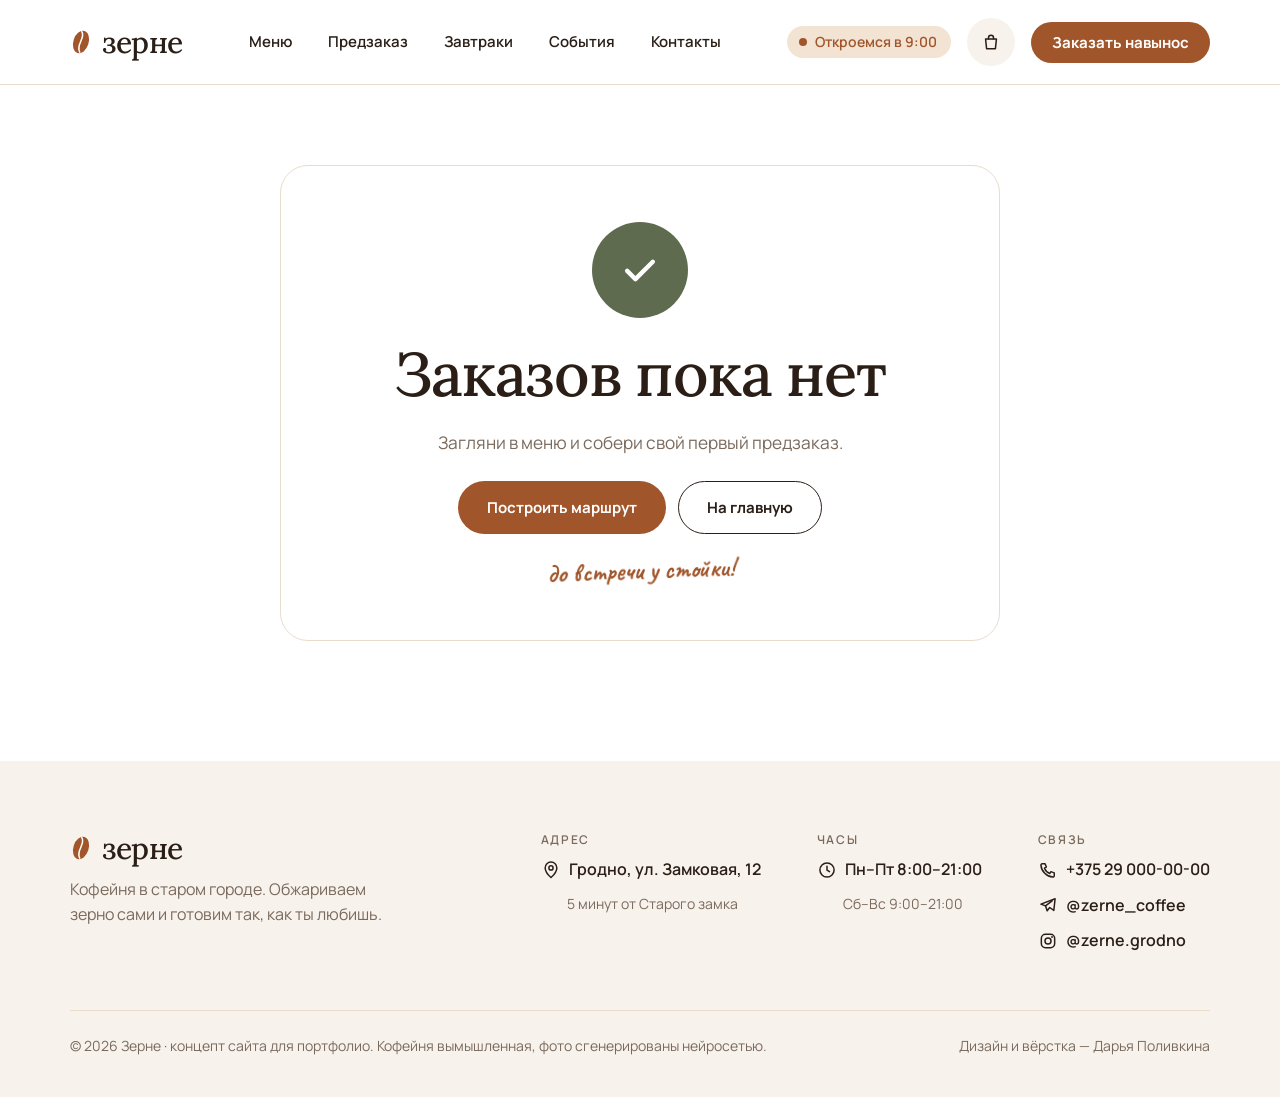
<file: success.html>
<!doctype html>
<html lang="ru">
<head>
<meta charset="utf-8">
<meta name="viewport" content="width=device-width, initial-scale=1">
<title>Заказ принят — Зерне</title>
<meta name="robots" content="noindex">
<link rel="icon" href="favicon.svg" type="image/svg+xml">
<link rel="preconnect" href="https://fonts.googleapis.com">
<link rel="preconnect" href="https://fonts.gstatic.com" crossorigin>
<link href="https://fonts.googleapis.com/css2?family=Caveat:wght@700&family=Lora:ital,wght@0,500;1,500&family=Manrope:wght@400;600;700&display=swap" rel="stylesheet">
<link rel="stylesheet" href="css/style.css">
</head>
<body>
<header class="header">
  <div class="container header__inner">
    <a class="logo" href="index.html" aria-label="Зерне — на главную"><svg aria-hidden="true"><use href="img/icons.svg#bean"/></svg>зерне</a>
    <nav class="nav" aria-label="Основная навигация">
      <a href="menu.html">Меню</a><a href="index.html#preorder">Предзаказ</a><a href="index.html#breakfast">Завтраки</a><a href="index.html#events">События</a><a href="index.html#contacts">Контакты</a>
    </nav>
    <div class="header__actions">
      <span class="badge js-open-badge">Открыто до 21:00</span>
      <a class="round" href="menu.html#cart" aria-label="Корзина"><svg class="icon" aria-hidden="true"><use href="img/icons.svg#bag"/></svg><span class="count js-cart-count" data-zero></span></a>
      <a class="btn btn--primary btn--m" href="menu.html">Заказать навынос</a>
      <button class="round burger js-burger" type="button" aria-label="Открыть меню" aria-controls="mobile-nav"><svg class="icon" aria-hidden="true"><use href="img/icons.svg#burger"/></svg></button>
    </div>
  </div>
</header>
<div class="mobile-nav" id="mobile-nav" aria-hidden="true">
  <div class="mobile-nav__top"><a class="logo" href="index.html"><svg aria-hidden="true"><use href="img/icons.svg#bean"/></svg>зерне</a><button class="round js-nav-close" type="button" aria-label="Закрыть меню"><svg class="icon" aria-hidden="true"><use href="img/icons.svg#close"/></svg></button></div>
  <nav class="mobile-nav__links" aria-label="Мобильная навигация"><a href="menu.html">Меню</a><a href="index.html#preorder">Предзаказ</a><a href="index.html#breakfast">Завтраки</a><a href="index.html#events">События</a><a href="index.html#contacts">Контакты</a></nav>
  <a class="btn btn--primary btn--block" href="menu.html">Заказать навынос</a>
</div>

<main class="container done" id="done">
  <div class="done__card">
    <span class="done__check"><svg class="icon" aria-hidden="true"><use href="img/icons.svg#check"/></svg></span>
    <h1 class="display" id="done-title">Заказ принят!</h1>
    <p class="lead" id="done-text" aria-live="polite"></p>
    <ol class="progress" id="progress" aria-label="Статус заказа">
      <li>Принят</li><li class="bar" aria-hidden="true"></li><li>Готовим</li><li class="bar" aria-hidden="true"></li><li>Готово</li>
    </ol>
    <div class="done__info" id="done-info">
      <div class="kv"><span>Номер заказа</span><b id="d-no"></b></div>
      <div class="kv"><span>Заберёшь</span><b id="d-time"></b></div>
      <div class="kv"><span>Где</span><b>ул. Замковая, 12</b></div>
      <div class="kv"><span id="d-pay-k">Оплачено</span><b id="d-pay"></b></div>
    </div>
    <div class="btn-row" style="justify-content:center"><a class="btn btn--primary" href="https://yandex.by/maps/?text=%D0%93%D1%80%D0%BE%D0%B4%D0%BD%D0%BE%2C%20%D1%83%D0%BB.%20%D0%97%D0%B0%D0%BC%D0%BA%D0%BE%D0%B2%D0%B0%D1%8F" target="_blank" rel="noopener">Построить маршрут</a><a class="btn btn--outline" href="index.html">На главную</a></div>
    <span class="hand" id="done-hand" style="transform:rotate(-2deg)">до встречи у стойки!</span>
  </div>
</main>

<footer class="footer">
  <div class="container">
    <div class="footer__top">
      <div class="footer__brand"><a class="logo" href="index.html"><svg aria-hidden="true"><use href="img/icons.svg#bean"/></svg>зерне</a><p class="muted">Кофейня в старом городе. Обжариваем зерно сами и готовим так, как ты любишь.</p></div>
      <div class="footer__cols">
        <ul class="footer__col"><li class="eyebrow">Адрес</li><li><svg class="icon" aria-hidden="true"><use href="img/icons.svg#pin"/></svg>Гродно, ул. Замковая, 12</li><li class="sub">5 минут от Старого замка</li></ul>
        <ul class="footer__col"><li class="eyebrow">Часы</li><li><svg class="icon" aria-hidden="true"><use href="img/icons.svg#clock"/></svg>Пн–Пт 8:00–21:00</li><li class="sub">Сб–Вс 9:00–21:00</li></ul>
        <ul class="footer__col"><li class="eyebrow">Связь</li><li><svg class="icon" aria-hidden="true"><use href="img/icons.svg#phone"/></svg>+375 29 000-00-00</li><li><svg class="icon" aria-hidden="true"><use href="img/icons.svg#telegram"/></svg>@zerne_coffee</li><li><svg class="icon" aria-hidden="true"><use href="img/icons.svg#instagram"/></svg>@zerne.grodno</li></ul>
      </div>
    </div>
    <div class="footer__bottom"><span>© <span class="js-year">2026</span> Зерне · концепт сайта для портфолио. Кофейня вымышленная, фото сгенерированы нейросетью.</span><span>Дизайн и вёрстка — Дарья Поливкина</span></div>
  </div>
</footer>

<script src="js/data.js"></script>
<script src="js/app.js"></script>
</body>
</html>
</file>
<file: css/style.css>
/* Зерне — сайт кофейни. Токены совпадают с переменными Figma-файла «Зерне — сайт кофейни». */
:root {
  --white: #FFFFFF;
  --cream: #F7F2EC;
  --olive-soft: #EEF0E8;
  --caramel-soft: #F3E3D3;
  --oat: #E8DCCD;
  --caramel: #A0552A;
  --caramel-dark: #8A4720;
  --olive: #5E6B4E;
  --espresso: #2A1E17;
  --muted: #7A6A5D;

  --r-s: 14px;
  --r-m: 20px;
  --r-l: 28px;

  --serif: "Lora", Georgia, serif;
  --sans: "Manrope", system-ui, -apple-system, "Segoe UI", sans-serif;
  --hand: "Caveat", cursive;

  --gutter: clamp(16px, 5.5vw, 80px);
  --section: clamp(56px, 7vw, 96px);
  --shadow: 0 16px 40px rgba(42, 30, 23, .12);
  --ease: cubic-bezier(.2, .7, .2, 1);
}

* { box-sizing: border-box; margin: 0; padding: 0; }
html { scroll-behavior: smooth; scroll-padding-top: 96px; }
body { background: var(--white); color: var(--espresso); font: 400 16px/1.6 var(--sans); -webkit-font-smoothing: antialiased; overflow-x: hidden; }
img { display: block; max-width: 100%; }
a { color: inherit; text-decoration: none; }
button, input, textarea { font: inherit; color: inherit; }
button { cursor: pointer; background: none; border: 0; }
ul { list-style: none; }
[hidden] { display: none !important; }
.icon { width: 20px; height: 20px; flex: none; }
.visually-hidden { position: absolute; width: 1px; height: 1px; overflow: hidden; clip: rect(0 0 0 0); white-space: nowrap; }
:focus-visible { outline: 2px solid var(--caramel); outline-offset: 3px; border-radius: 8px; }

.container { width: 100%; max-width: 1440px; margin: 0 auto; padding-inline: var(--gutter); }
.section { padding-block: var(--section); }
.section--cream { background: var(--cream); }
.section--tight-top { padding-top: clamp(16px, 2vw, 24px); }

/* Типографика */
.display { font: 500 clamp(40px, 4.8vw, 68px)/1.04 var(--serif); letter-spacing: -.02em; }
.display em, .h2 em { font-style: italic; color: var(--caramel); }
.h2 { font: 500 clamp(30px, 3.2vw, 46px)/1.12 var(--serif); letter-spacing: -.015em; }
.h3 { font: 500 clamp(21px, 1.8vw, 26px)/1.24 var(--serif); letter-spacing: -.005em; }
.lead { font-size: clamp(17px, 1.35vw, 19px); line-height: 1.55; color: var(--muted); }
.eyebrow { font: 700 12px/1.2 var(--sans); letter-spacing: .14em; text-transform: uppercase; color: var(--caramel); }
.muted { color: var(--muted); }
.small { font-size: 14px; line-height: 1.5; }
.hand { font: 700 26px/1 var(--hand); color: var(--caramel); }
.price { font-weight: 700; font-size: 18px; white-space: nowrap; }

/* Кнопки, чипсы, бейджи */
.btn { display: inline-flex; align-items: center; justify-content: center; gap: 8px; padding: 18px 28px; border-radius: 999px; font: 700 15px/1 var(--sans); border: 1.5px solid transparent; transition: background .2s, color .2s, border-color .2s, transform .2s var(--ease); white-space: nowrap; }
.btn:active { transform: scale(.98); }
.btn--primary { background: var(--caramel); color: #fff; }
.btn--primary:hover { background: var(--caramel-dark); }
.btn--outline { border-color: var(--espresso); }
.btn--outline:hover { background: var(--espresso); color: #fff; }
.btn--light { background: #fff; color: var(--espresso); }
.btn--light:hover { background: var(--cream); }
.btn--m { padding: 12px 20px; }
.btn--block { width: 100%; }
.btn[disabled] { opacity: .45; pointer-events: none; }

.chip { display: inline-flex; align-items: center; gap: 6px; padding: 10px 16px; border-radius: 999px; font: 600 14px/1.2 var(--sans); background: var(--cream); border: 1.5px solid transparent; transition: background .2s, color .2s, border-color .2s; white-space: nowrap; }
.chip:hover { border-color: var(--oat); }
.chip.is-active, .chip[aria-pressed="true"], .chip[aria-checked="true"] { background: var(--espresso); color: #fff; }
.chip--outline { background: #fff; border-color: var(--oat); }
.chip--outline:hover { border-color: var(--espresso); }
.chips { display: flex; flex-wrap: wrap; gap: 8px; }
.chips--scroll { flex-wrap: nowrap; overflow-x: auto; scrollbar-width: none; }
.chips--scroll::-webkit-scrollbar { display: none; }

.badge { display: inline-flex; align-items: center; gap: 8px; padding: 8px 14px 8px 12px; border-radius: 999px; background: var(--olive-soft); color: var(--olive); font: 600 14px/1.2 var(--sans); white-space: nowrap; }
.badge::before { content: ""; width: 8px; height: 8px; border-radius: 50%; background: currentColor; }
.badge.is-closed { background: var(--caramel-soft); color: var(--caramel); }

.tag { position: absolute; top: 16px; left: 16px; padding: 6px 12px 4px; border-radius: 999px; background: #fff; transform: rotate(-4deg); }

.icon-btn { width: 44px; height: 44px; border-radius: 50%; display: grid; place-items: center; background: var(--caramel); color: #fff; transition: background .2s, transform .2s var(--ease); flex: none; }
.icon-btn:hover { background: var(--caramel-dark); transform: rotate(90deg); }
.round { width: 48px; height: 48px; border-radius: 50%; display: grid; place-items: center; background: var(--cream); position: relative; flex: none; }
.round:hover { background: var(--oat); }
.count { position: absolute; top: -4px; right: -4px; min-width: 22px; height: 22px; padding: 0 6px; border-radius: 999px; background: var(--caramel); color: #fff; font: 700 12px/22px var(--sans); text-align: center; }
.count:empty, .count[data-zero] { display: none; }

/* Шапка */
.header { position: sticky; top: 0; z-index: 50; background: rgba(255, 255, 255, .94); backdrop-filter: blur(10px); border-bottom: 1px solid var(--oat); }
.header__inner { display: flex; align-items: center; justify-content: space-between; gap: 24px; padding-block: 18px; }
.logo { display: inline-flex; align-items: center; gap: 10px; font: 500 30px/1 var(--serif); letter-spacing: -.02em; }
.logo svg { width: 22px; height: 28px; }
.nav { display: flex; gap: 36px; font: 600 15px/1.2 var(--sans); }
.nav a { position: relative; padding-block: 6px; }
.nav a::after { content: ""; position: absolute; left: 0; right: 100%; bottom: 0; height: 2px; background: var(--caramel); transition: right .25s var(--ease); }
.nav a:hover::after, .nav a[aria-current="page"]::after { right: 0; }
.header__actions { display: flex; align-items: center; gap: 16px; }
.burger { display: none; }
.mobile-nav { position: fixed; inset: 0; z-index: 60; background: var(--white); padding: 20px var(--gutter) 32px; display: flex; flex-direction: column; gap: 32px; transform: translateY(-100%); transition: transform .35s var(--ease); visibility: hidden; }
.mobile-nav.is-open { transform: none; visibility: visible; }
.mobile-nav__top { display: flex; justify-content: space-between; align-items: center; }
.mobile-nav__links { display: grid; gap: 4px; }
.mobile-nav__links a { font: 500 34px/1.3 var(--serif); padding-block: 6px; border-bottom: 1px solid var(--oat); }
.mobile-nav .btn { margin-top: auto; }

/* Hero */
.hero { display: grid; grid-template-columns: 1fr minmax(0, 600px); gap: 64px; align-items: center; padding-top: 56px; padding-bottom: var(--section); }
.hero__text { display: grid; gap: 28px; justify-items: start; }
.hero__text .lead { max-width: 520px; }
.btn-row { display: flex; flex-wrap: wrap; gap: 12px; }
.stats { display: flex; gap: 40px; padding-top: 20px; }
.stats b { display: block; font: 500 30px/1.15 var(--serif); }
.stats span { font-size: 14px; color: var(--muted); }
.hero__media { position: relative; aspect-ratio: 600 / 640; border-radius: var(--r-l); overflow: hidden; }
.hero__media img, .cover img { width: 100%; height: 100%; object-fit: cover; }
.sticker { position: absolute; top: 28px; right: 28px; width: 140px; height: 140px; border-radius: 50%; background: #fff; display: grid; place-items: center; text-align: center; transform: rotate(-8deg); animation: wobble 6s ease-in-out infinite; }
@keyframes wobble { 50% { transform: rotate(4deg); } }
.toast-card { position: absolute; left: 28px; bottom: 28px; display: flex; align-items: center; gap: 12px; padding: 14px 20px 14px 14px; border-radius: var(--r-m); background: #fff; box-shadow: var(--shadow); }
.check { width: 40px; height: 40px; border-radius: 50%; background: var(--olive); color: #fff; display: grid; place-items: center; flex: none; }

/* Заголовки секций */
.sec-head { display: flex; justify-content: space-between; align-items: flex-end; gap: 32px; margin-bottom: 40px; flex-wrap: wrap; }
.sec-head__title { display: grid; gap: 14px; max-width: 760px; }
.sec-head__side { display: grid; gap: 20px; justify-items: start; max-width: 400px; }

/* Сетки карточек */
.grid { display: grid; gap: 24px; grid-template-columns: repeat(3, 1fr); }
.step { background: var(--cream); border-radius: var(--r-m); padding: 28px; display: grid; gap: 10px; align-content: start; }
.step__n { font: 700 40px/1 var(--hand); color: var(--caramel); }

.card { position: relative; display: flex; flex-direction: column; background: #fff; border: 1px solid var(--oat); border-radius: var(--r-m); overflow: hidden; transition: box-shadow .3s var(--ease), transform .3s var(--ease); }
.card:hover { box-shadow: var(--shadow); transform: translateY(-4px); }
.card__img { aspect-ratio: 384 / 260; overflow: hidden; background: var(--cream); }
.card__img img { width: 100%; height: 100%; object-fit: cover; transition: transform .6s var(--ease); }
.card:hover .card__img img { transform: scale(1.04); }
.card__body { padding: 20px 22px 22px; display: flex; flex-direction: column; gap: 6px; flex: 1; }
.card__body .h3 { font-size: 22px; }
.card__foot { display: flex; justify-content: space-between; align-items: center; margin-top: auto; padding-top: 12px; }
.more { display: flex; justify-content: center; margin-top: 40px; }

/* Завтраки */
.split { display: grid; grid-template-columns: minmax(0, 600px) 1fr; gap: 80px; align-items: center; }
.split--rev { grid-template-columns: 1fr minmax(0, 620px); }
.cover { border-radius: var(--r-l); overflow: hidden; aspect-ratio: 1; }
.stack { display: grid; gap: 20px; justify-items: start; }
.list { width: 100%; }
.list li { display: flex; justify-content: space-between; align-items: center; gap: 16px; padding-block: 16px; border-bottom: 1px solid var(--oat); }
.list b { display: block; font-weight: 600; }
.list-add { display: flex; align-items: center; gap: 14px; }
.list-add .icon-btn { width: 36px; height: 36px; }
.inline { display: flex; flex-wrap: wrap; align-items: center; gap: 24px; padding-top: 12px; }
.tilt { display: inline-block; transform: rotate(3deg); }

/* Зерно */
.facts { display: flex; gap: 40px; padding-top: 16px; }
.facts b { display: block; font: 500 clamp(30px, 3.2vw, 46px)/1.1 var(--serif); color: var(--caramel); }
.facts span { font-size: 14px; color: var(--muted); }
.collage { position: relative; height: 560px; }
.collage .cover { position: absolute; }
.collage .c1 { left: 0; top: 0; width: 65%; height: 500px; aspect-ratio: auto; }
.collage .c2 { right: 0; bottom: 0; width: 45%; height: 340px; aspect-ratio: auto; outline: 8px solid #fff; }

/* События */
.event__date { display: flex; align-items: center; gap: 8px; color: var(--caramel); font: 600 14px/1.4 var(--sans); }
.event__link { display: inline-flex; align-items: center; gap: 6px; color: var(--caramel); font-weight: 600; padding-top: 6px; }
.event__link:hover .icon { transform: translateX(4px); }
.event__link .icon { transition: transform .2s; }
.card--event .card__img { aspect-ratio: 384 / 210; }

/* Бронь и формы */
.booking { display: grid; grid-template-columns: 440px 1fr; gap: 64px; background: var(--cream); border-radius: var(--r-l); padding: 56px; }
.form { display: grid; gap: 20px; }
.form__row { display: grid; grid-template-columns: 1fr 1fr; gap: 16px; }
.field { display: grid; gap: 8px; font: 600 14px/1.4 var(--sans); }
.field input, .field textarea, .field select { width: 100%; padding: 15px 18px; border: 1.5px solid var(--oat); border-radius: var(--r-s); background: #fff; font: 400 16px/1.4 var(--sans); transition: border-color .2s; }
.field input::placeholder, .field textarea::placeholder { color: var(--muted); }
.field input:focus, .field textarea:focus { outline: none; border-color: var(--espresso); }
.field.is-invalid input { border-color: #B3412E; }
.field__error { color: #B3412E; font-weight: 500; font-size: 13px; display: none; }
.field.is-invalid .field__error { display: block; }
.form-done { display: none; gap: 12px; align-items: center; padding: 18px 20px; border-radius: var(--r-s); background: var(--olive-soft); color: var(--olive); font-weight: 600; }
.form-done.is-visible { display: flex; }

/* Отзывы */
.review { background: var(--cream); border-radius: var(--r-m); padding: 28px; display: flex; flex-direction: column; gap: 16px; }
.stars { display: flex; gap: 2px; color: var(--caramel); }
.stars .icon { width: 18px; height: 18px; }
.author { display: flex; align-items: center; gap: 12px; margin-top: auto; }
.avatar { width: 44px; height: 44px; border-radius: 50%; background: var(--caramel-soft); color: var(--caramel); display: grid; place-items: center; font: 500 22px/1 var(--serif); }
.score { display: flex; align-items: center; gap: 14px; }

/* Контакты и карта */
.contacts { display: grid; grid-template-columns: minmax(0, 760px) 1fr; gap: 64px; align-items: center; }
.map { position: relative; border-radius: var(--r-l); overflow: hidden; aspect-ratio: 760 / 440; background: linear-gradient(135deg, #F0F1EA, #DCDFD0); }
.map svg { position: absolute; inset: 0; width: 100%; height: 100%; }
.marker { position: absolute; left: 38%; top: 41%; display: flex; align-items: center; gap: 10px; padding: 10px 18px 10px 10px; border-radius: 999px; background: #fff; box-shadow: var(--shadow); font: 600 14px/1 var(--sans); }
.marker i { width: 36px; height: 36px; border-radius: 50%; background: var(--caramel); display: grid; place-items: center; }
.marker i::after { content: ""; width: 12px; height: 12px; border-radius: 50%; background: #fff; }
.marker::before { content: ""; position: absolute; left: 10px; top: 10px; width: 36px; height: 36px; border-radius: 50%; background: var(--caramel); animation: ping 2.2s ease-out infinite; }
@keyframes ping { from { transform: scale(1); opacity: .5; } to { transform: scale(2.4); opacity: 0; } }
.info-list { display: grid; gap: 14px; }
.info-list li { display: flex; align-items: center; gap: 10px; font-weight: 600; }

/* Подвал */
.footer { background: var(--cream); padding-top: 72px; padding-bottom: 40px; }
.footer__top { display: flex; justify-content: space-between; gap: 48px; flex-wrap: wrap; }
.footer__brand { display: grid; gap: 14px; max-width: 340px; align-content: start; }
.footer__cols { display: flex; gap: 56px; flex-wrap: wrap; }
.footer__col { display: grid; gap: 10px; align-content: start; }
.footer__col .eyebrow { color: var(--muted); }
.footer__col li { display: flex; align-items: center; gap: 8px; font-weight: 600; }
.footer__col li.sub { padding-left: 26px; font-weight: 400; font-size: 14px; color: var(--muted); }
.footer__col a:hover { color: var(--caramel); }
.footer__bottom { display: flex; justify-content: space-between; gap: 8px 24px; flex-wrap: wrap; margin-top: 56px; padding-top: 24px; border-top: 1px solid var(--oat); font-size: 14px; color: var(--muted); }

/* Страница меню */
.page-head { padding-top: 48px; padding-bottom: 32px; display: grid; gap: 16px; }
.crumbs { font-size: 14px; color: var(--muted); }
.crumbs a:hover { color: var(--caramel); }
.page-head__row { display: flex; justify-content: space-between; align-items: flex-end; gap: 24px; flex-wrap: wrap; }
.filters { display: flex; align-items: center; gap: 8px; padding-top: 16px; flex-wrap: wrap; }
.filters__sep { width: 1px; height: 24px; background: var(--oat); margin-inline: 4px; }
.menu-layout { display: grid; grid-template-columns: 1fr 400px; gap: 32px; align-items: start; padding-top: 16px; padding-bottom: var(--section); }
.catalog { display: grid; gap: 48px; }
.cat { display: grid; gap: 20px; }
.cat__head { display: flex; align-items: baseline; gap: 12px; }
.cat[hidden], .card[hidden] { display: none; }
.cat .grid { gap: 20px; }
.empty { padding: 40px; border-radius: var(--r-m); background: var(--cream); text-align: center; color: var(--muted); }

.panel { background: #fff; border: 1px solid var(--oat); border-radius: var(--r-l); padding: 28px; display: grid; gap: 18px; }
.cart { position: sticky; top: 108px; }
.panel__head { display: flex; justify-content: space-between; align-items: center; }
.cart-lines { display: grid; gap: 16px; }
.line { display: flex; align-items: center; gap: 14px; }
.line img { width: 64px; height: 64px; border-radius: var(--r-s); object-fit: cover; flex: none; }
.line__info { flex: 1; min-width: 0; display: grid; gap: 2px; }
.line__info b { font-weight: 600; }
.stepper { display: flex; align-items: center; gap: 10px; padding: 5px; border: 1.5px solid var(--oat); border-radius: 999px; flex: none; }
.stepper button { width: 28px; height: 28px; border-radius: 50%; background: var(--cream); display: grid; place-items: center; }
.stepper button:hover { background: var(--oat); }
.stepper .icon { width: 16px; height: 16px; }
.stepper span { min-width: 12px; text-align: center; font-weight: 600; }
.divider { height: 1px; background: var(--oat); }
.kv { display: flex; justify-content: space-between; gap: 16px; }
.kv span { color: var(--muted); }
.kv b { font-weight: 600; }
.kv--total span { color: var(--espresso); font-weight: 600; }
.kv--total b { font-size: 18px; font-weight: 700; }
.cart-empty { text-align: center; padding: 24px 8px; display: grid; gap: 10px; justify-items: center; color: var(--muted); }
.cart-empty svg { width: 46px; height: 58px; opacity: .5; }
.cart-bar { display: none; }

/* Модалка напитка */
.sheet { position: fixed; inset: 0; z-index: 80; display: grid; place-items: center; padding: 16px; background: rgba(42, 30, 23, .45); opacity: 0; visibility: hidden; transition: opacity .25s; }
.sheet.is-open { opacity: 1; visibility: visible; }
.sheet__box { width: min(560px, 100%); max-height: calc(100vh - 32px); overflow: auto; background: #fff; border-radius: var(--r-l); transform: translateY(24px); transition: transform .3s var(--ease); }
.sheet.is-open .sheet__box { transform: none; }
.sheet__img { aspect-ratio: 16 / 9; position: relative; }
.sheet__img img { width: 100%; height: 100%; object-fit: cover; }
.sheet__close { position: absolute; top: 14px; right: 14px; width: 44px; height: 44px; border-radius: 50%; background: #fff; display: grid; place-items: center; }
.sheet__body { padding: 24px 28px 28px; display: grid; gap: 18px; }
.opt { display: grid; gap: 10px; }
.opt__title { font: 600 14px/1.4 var(--sans); }
.sheet__foot { display: flex; gap: 12px; align-items: center; }
.sheet__foot .btn { flex: 1; }

.toast { position: fixed; left: 50%; bottom: 24px; z-index: 90; display: flex; align-items: center; gap: 14px; padding: 12px 12px 12px 18px; border-radius: 999px; background: var(--espresso); color: #fff; box-shadow: var(--shadow); transform: translate(-50%, 140%); transition: transform .35s var(--ease); font-weight: 600; font-size: 15px; }
.toast.is-visible { transform: translate(-50%, 0); }
.toast a { padding: 8px 14px; border-radius: 999px; background: #fff; color: var(--espresso); font-size: 14px; }

/* Оформление */
.back { display: inline-flex; align-items: center; gap: 8px; color: var(--caramel); font: 600 14px/1.4 var(--sans); }
.back .icon { transform: rotate(180deg); width: 18px; height: 18px; }
.checkout { display: grid; grid-template-columns: 1fr 420px; gap: 48px; align-items: start; padding-top: 8px; padding-bottom: var(--section); }
.checkout__form { display: grid; gap: 40px; }
.block { display: grid; gap: 16px; }
.block__head { display: flex; align-items: center; gap: 12px; }
.block__head .hand { font-size: 40px; }
.note { display: flex; align-items: center; gap: 8px; font-size: 14px; color: var(--muted); }
.options { display: grid; grid-template-columns: 1fr 1fr; gap: 16px; }
.option { display: flex; align-items: center; gap: 14px; padding: 16px 18px; border: 1.5px solid var(--oat); border-radius: var(--r-s); cursor: pointer; transition: border-color .2s, background .2s; }
.option input { appearance: none; width: 20px; height: 20px; border-radius: 50%; border: 1.5px solid var(--oat); background: #fff; flex: none; transition: border .2s; }
.option input:checked { border: 6px solid var(--caramel); }
.option:has(input:checked) { border-color: var(--espresso); background: var(--cream); }
.option b { display: block; font-weight: 600; }
.pickup { display: flex; align-items: center; gap: 10px; padding: 16px; border-radius: var(--r-s); background: var(--cream); }
.summary { position: sticky; top: 108px; }
.concept-note { font-size: 13px; color: var(--muted); }

/* Заказ принят */
.done { display: grid; place-items: center; padding-block: 80px 120px; }
.done__card { width: min(720px, 100%); display: grid; gap: 24px; justify-items: center; text-align: center; padding: 56px 64px; border: 1px solid var(--oat); border-radius: var(--r-l); }
.done__check { width: 96px; height: 96px; border-radius: 50%; background: var(--olive); color: #fff; display: grid; place-items: center; animation: pop .6s var(--ease) both; }
.done__check .icon { width: 44px; height: 44px; }
@keyframes pop { from { transform: scale(.4); opacity: 0; } }
.progress { display: flex; align-items: center; gap: 12px; flex-wrap: wrap; justify-content: center; }
.progress li { display: flex; align-items: center; gap: 8px; padding: 10px 16px 10px 14px; border-radius: 999px; background: var(--cream); color: var(--muted); font: 600 14px/1.2 var(--sans); transition: background .4s, color .4s; }
.progress li::before { content: ""; width: 10px; height: 10px; border-radius: 50%; background: var(--oat); transition: background .4s; }
.progress li.is-done { background: var(--olive-soft); color: var(--olive); }
.progress li.is-done::before { background: var(--olive); }
.progress li.is-now { background: var(--caramel-soft); color: var(--caramel); }
.progress li.is-now::before { background: var(--caramel); animation: blink 1.2s infinite; }
@keyframes blink { 50% { opacity: .3; } }
.progress .bar { width: 32px; height: 2px; padding: 0; background: var(--oat); border-radius: 0; }
.progress .bar::before { display: none; }
.done__info { width: 100%; display: grid; gap: 12px; padding: 24px 28px; border-radius: var(--r-m); background: var(--cream); text-align: left; }

/* Появление при прокрутке */
.reveal { opacity: 0; transform: translateY(24px); transition: opacity .8s var(--ease), transform .8s var(--ease); }
.reveal.is-in { opacity: 1; transform: none; }
@media (prefers-reduced-motion: reduce) {
  html { scroll-behavior: auto; }
  .reveal { opacity: 1; transform: none; transition: none; }
  .sticker, .marker::before, .progress li.is-now::before { animation: none; }
}

/* Планшет */
@media (max-width: 1180px) {
  .nav { gap: 22px; }
  .header .badge { display: none; }
  .hero, .split, .split--rev, .contacts { gap: 40px; }
  .booking { grid-template-columns: 1fr; gap: 32px; padding: 40px; }
  .menu-layout, .checkout { grid-template-columns: 1fr 340px; }
  .cat .grid { grid-template-columns: repeat(2, 1fr); }
}
@media (max-width: 980px) {
  .nav, .header__actions .btn--primary { display: none; }
  .burger { display: grid; }
  .hero { grid-template-columns: 1fr; padding-top: 32px; }
  .hero__media { aspect-ratio: 4 / 3; }
  .split, .split--rev, .contacts { grid-template-columns: 1fr; }
  .split .cover { aspect-ratio: 16 / 10; }
  .grid { grid-template-columns: repeat(2, 1fr); }
  .menu-layout, .checkout { grid-template-columns: 1fr; }
  .cart, .summary { position: static; }
}

/* Телефон */
@media (max-width: 760px) {
  .header__inner { padding-block: 12px; }
  .logo { font-size: 26px; }
  .hero { gap: 24px; padding-bottom: 40px; }
  .hero__text { gap: 20px; }
  .hero .btn-row, .hero .btn-row .btn { width: 100%; }
  .hero__media { aspect-ratio: 343 / 400; order: 1; }
  .stats { order: 2; width: 100%; justify-content: space-between; gap: 12px; padding-top: 4px; }
  .hero__text { display: contents; }
  .hero > * { min-width: 0; }
  .hero .badge { justify-self: start; }
  .sticker { width: 104px; height: 104px; top: 16px; right: 16px; }
  .sticker .hand { font-size: 21px; }
  .toast-card { left: 16px; bottom: 16px; padding: 12px 16px 12px 12px; }
  .sec-head { margin-bottom: 24px; gap: 16px; }
  .sec-head__side .btn { display: none; }
  .grid { grid-template-columns: 1fr; gap: 16px; }
  .carousel { display: flex; overflow-x: auto; scroll-snap-type: x mandatory; gap: 12px; margin-inline: calc(var(--gutter) * -1); padding-inline: var(--gutter); scrollbar-width: none; }
  .carousel::-webkit-scrollbar { display: none; }
  .carousel > * { flex: 0 0 min(80%, 300px); scroll-snap-align: start; }
  .collage { height: auto; }
  .collage .c1 { position: static; width: 100%; height: auto; aspect-ratio: 343 / 260; }
  .collage .c2 { display: none; }
  .facts { justify-content: space-between; gap: 12px; width: 100%; }
  .booking { padding: 28px 20px; border-radius: var(--r-l); }
  .form__row { grid-template-columns: 1fr; }
  .contacts .btn-row .btn { width: 100%; }
  .map { aspect-ratio: 343 / 240; }
  .marker { left: 30%; top: 36%; }
  .footer { padding-top: 48px; }
  .footer__cols { flex-direction: column; gap: 24px; }
  .footer__bottom { flex-direction: column; margin-top: 36px; }

  .page-head__row .lead { font-size: 17px; }
  .filters { flex-wrap: nowrap; overflow-x: auto; margin-inline: calc(var(--gutter) * -1); padding-inline: var(--gutter); scrollbar-width: none; }
  .filters::-webkit-scrollbar { display: none; }
  .cat .grid { grid-template-columns: 1fr; gap: 12px; }
  .cat .card { flex-direction: row; align-items: center; gap: 14px; padding: 10px 14px 10px 10px; }
  .cat .card:hover { transform: none; }
  .cat .card__img { width: 96px; height: 96px; aspect-ratio: 1; border-radius: var(--r-s); flex: none; }
  .cat .card__body { padding: 0; gap: 4px; }
  .cat .card__body .h3 { font: 600 16px/1.4 var(--sans); }
  .cat .card .tag { top: 4px; left: 4px; padding: 2px 8px; font-size: 18px; }
  .cat .card .icon-btn { width: 36px; height: 36px; }
  .cat .card__foot { padding-top: 4px; }
  .menu-layout .cart { display: none; }
  .menu-layout { padding-bottom: 120px; }
  .cart-bar { position: fixed; left: 16px; right: 16px; bottom: 16px; z-index: 40; display: flex; justify-content: space-between; align-items: center; padding: 12px 12px 12px 20px; border-radius: var(--r-l); background: var(--espresso); color: #fff; box-shadow: var(--shadow); transform: translateY(150%); transition: transform .35s var(--ease); }
  .cart-bar.is-visible { transform: none; }
  .cart-bar small { color: var(--oat); font-size: 14px; display: block; }
  .sheet { place-items: end center; padding: 0; }
  .sheet__box { border-radius: var(--r-l) var(--r-l) 0 0; max-height: 92vh; }
  .sheet__body { padding: 20px 16px 24px; }
  .toast { bottom: 96px; width: max-content; max-width: calc(100% - 32px); }

  .options { grid-template-columns: 1fr; }
  .done { padding-block: 40px 56px; }
  .done__card { padding: 0; border: 0; }
  .done__card .btn-row, .done__card .btn-row .btn { width: 100%; }
}
</file>
